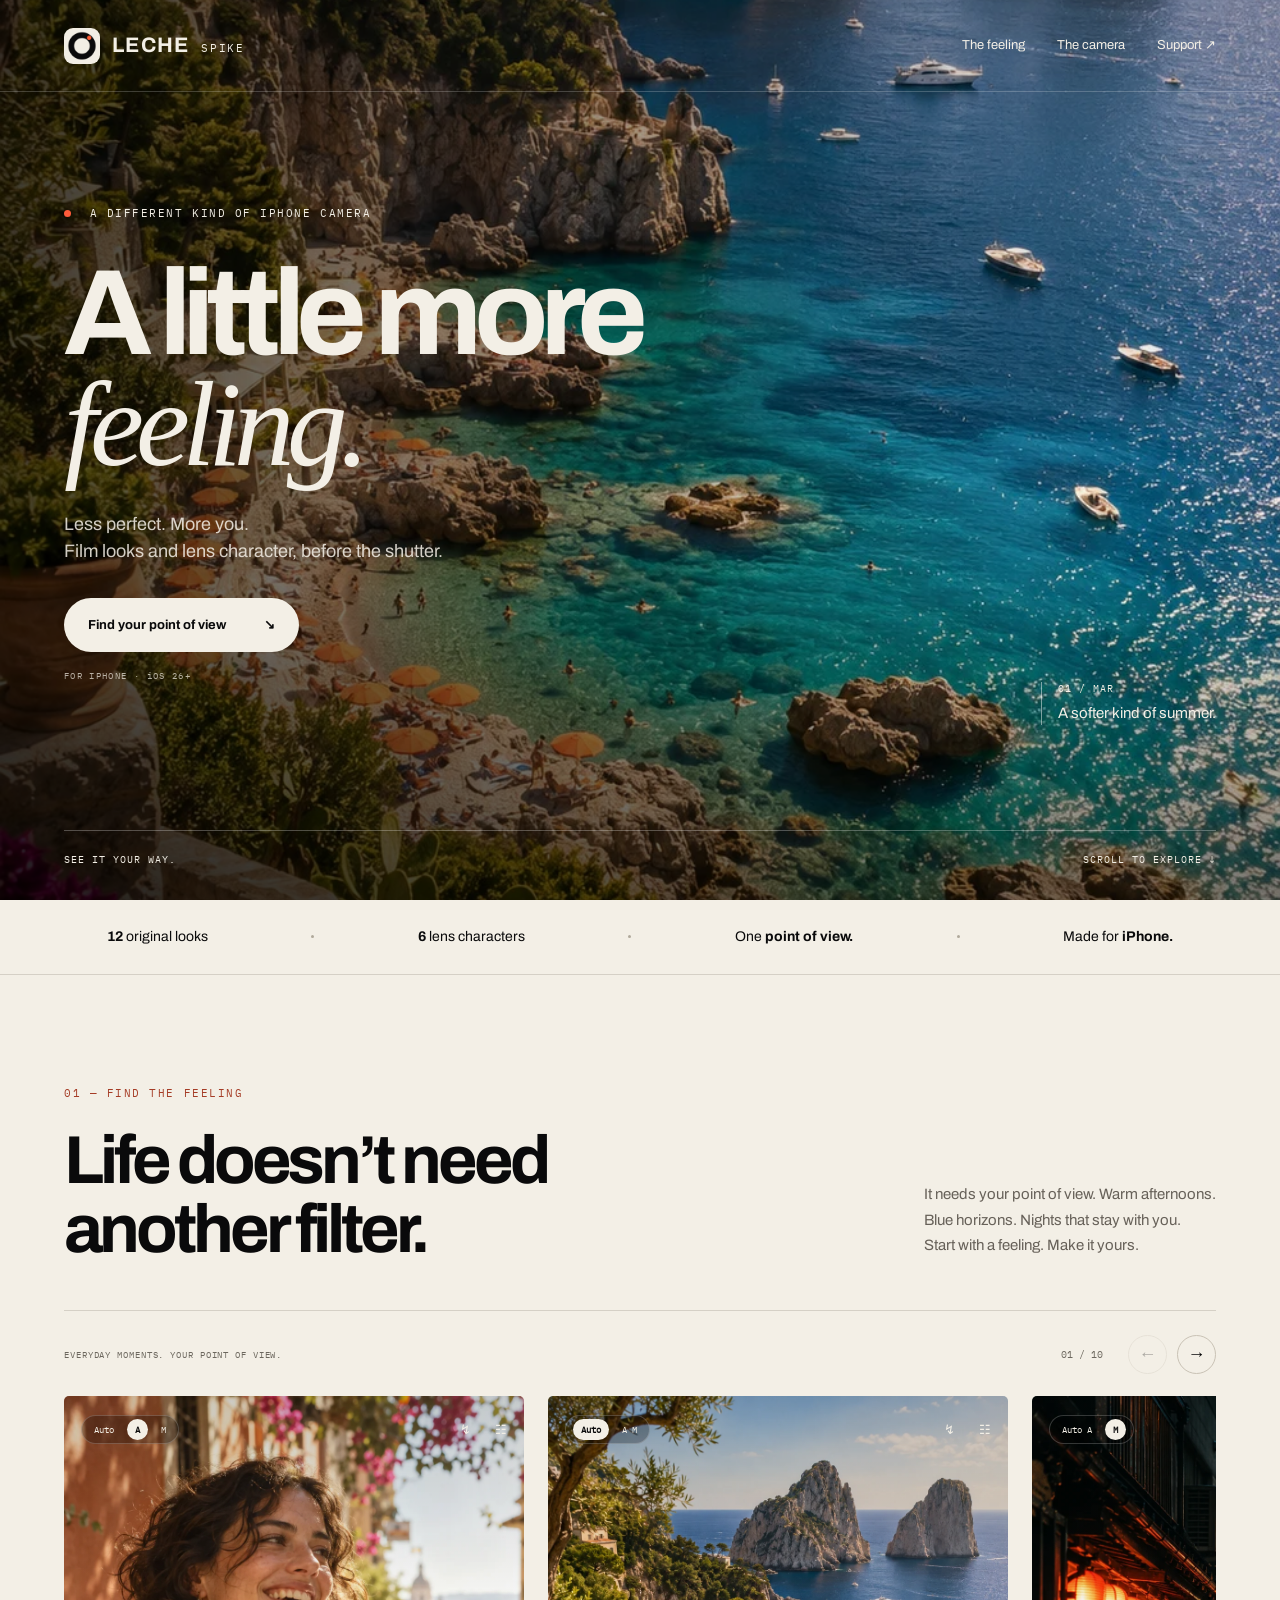
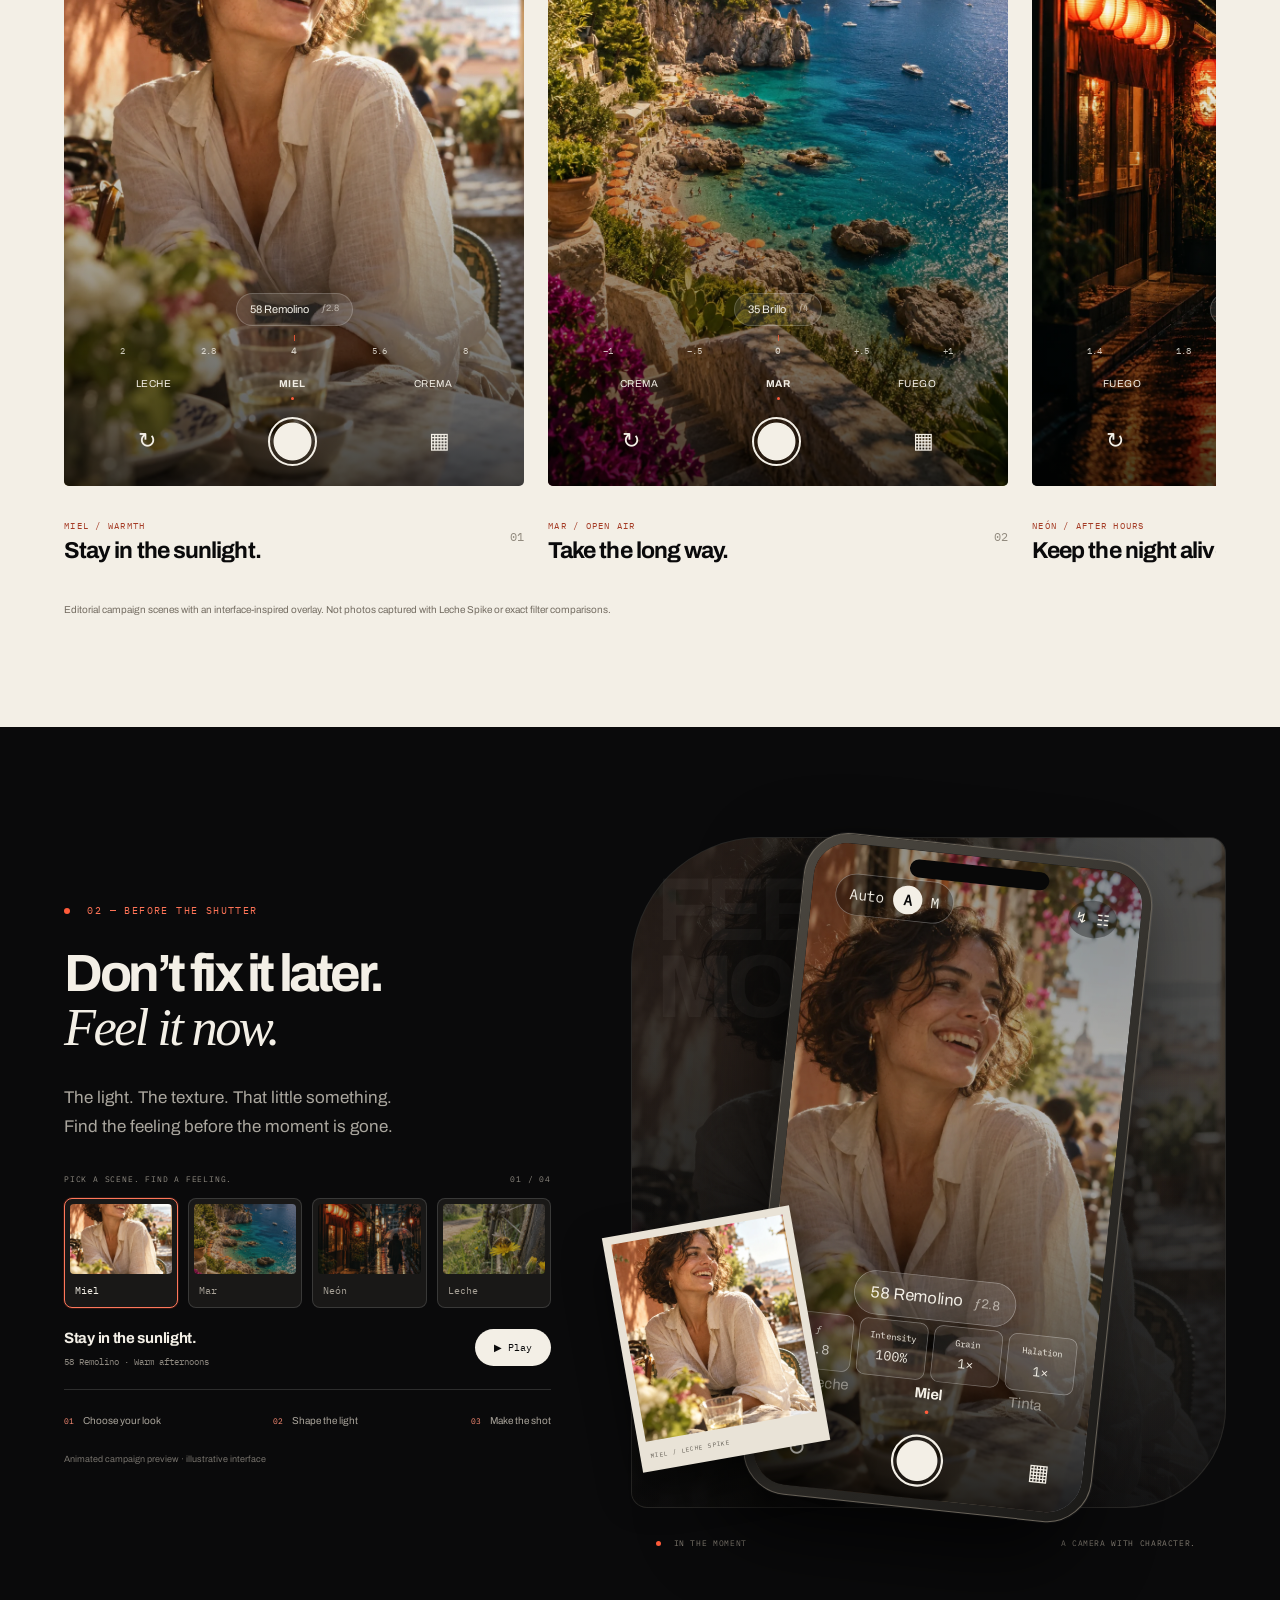
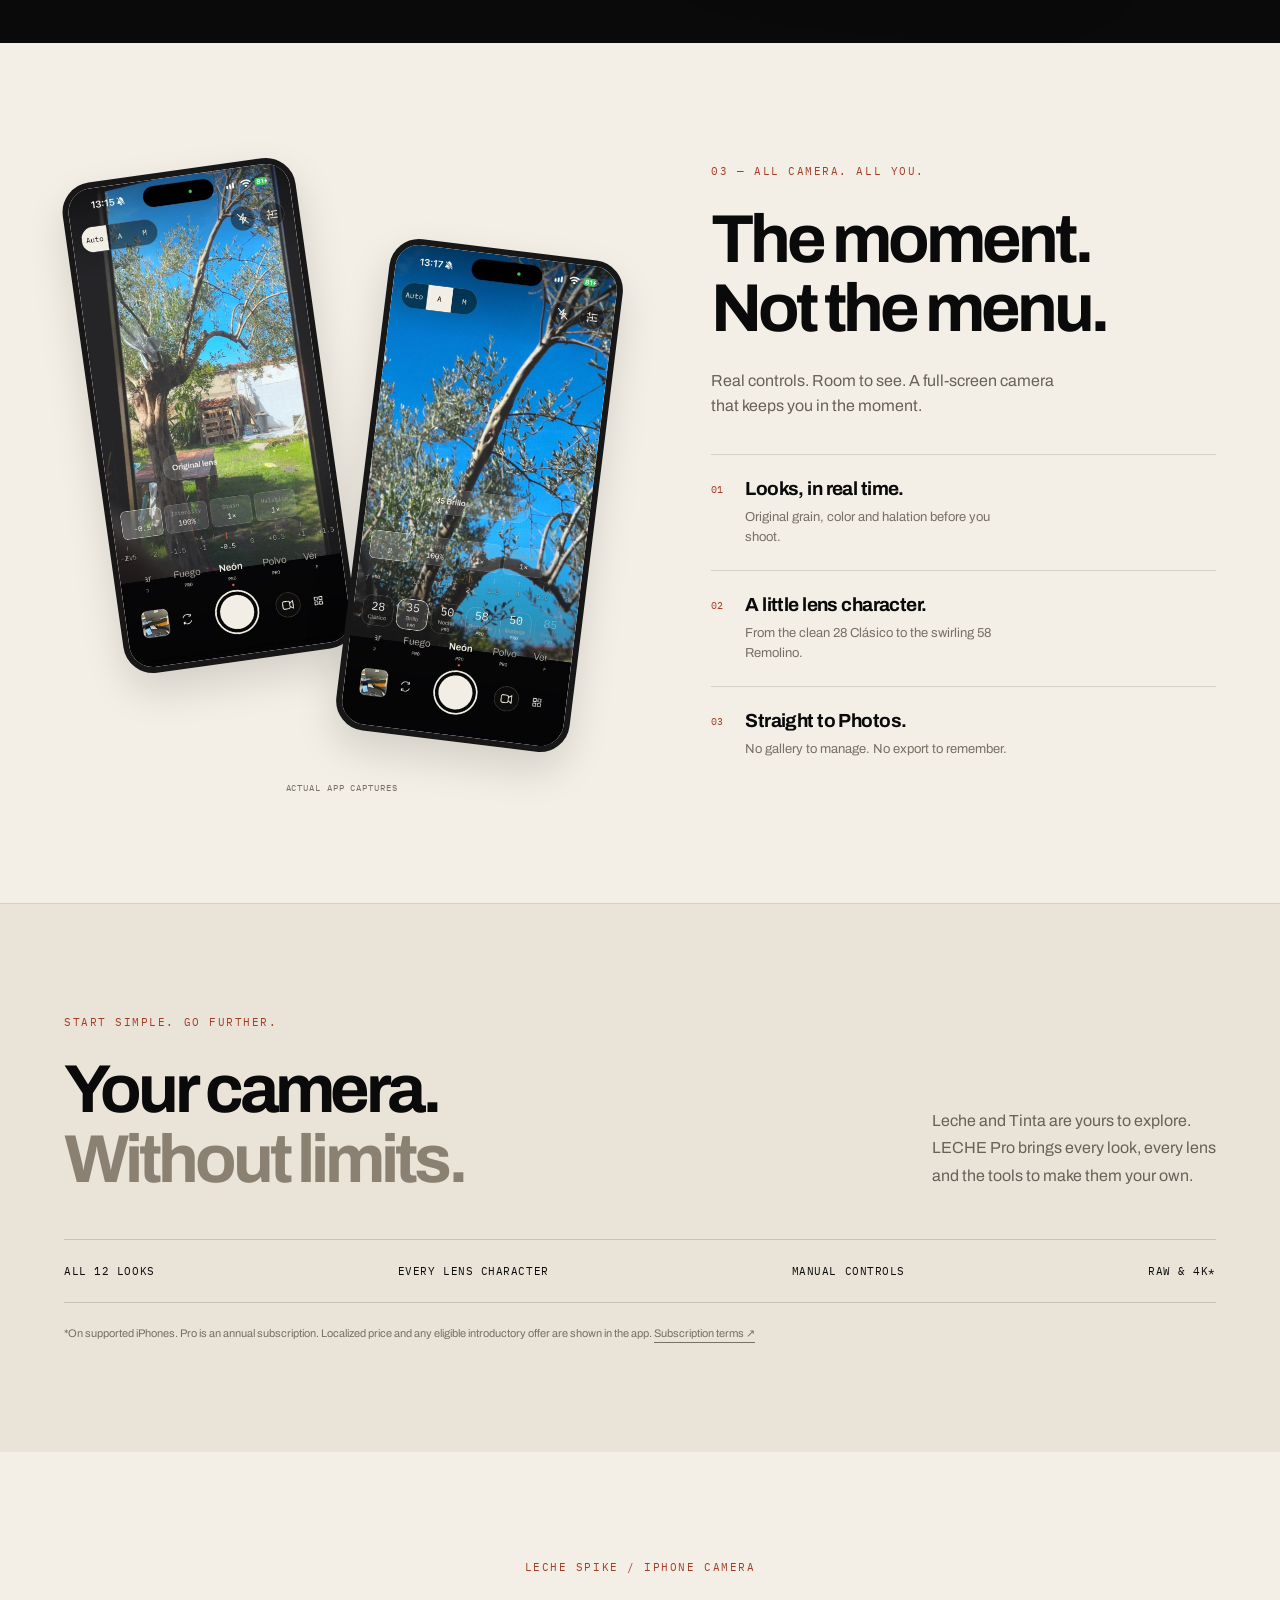
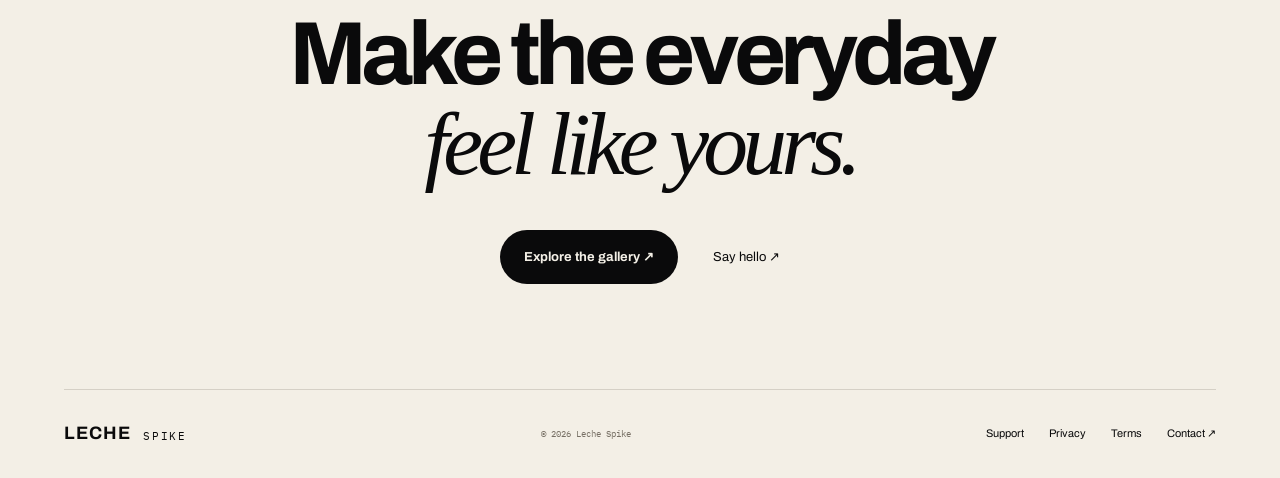
<file: index.html>
<!doctype html><html lang="en"><head>
<meta charset="utf-8"><meta name="viewport" content="width=device-width,initial-scale=1"><title>Leche Spike — A little more feeling.</title><meta name="description" content="Original film looks. Virtual lens character. A camera for the way you see. Discover Leche Spike for iPhone."><meta name="theme-color" content="#0a0a0b"><meta property="og:title" content="Leche Spike — A little more feeling."><meta property="og:description" content="Twelve looks. Six lens characters. Your point of view."><meta property="og:type" content="website"><meta property="og:image" content="https://lechespike.com/assets/campaign/coast.webp"><link rel="icon" href="/assets/icon-32.png"><link rel="apple-touch-icon" href="/assets/icon-180.png"><link rel="preload" as="image" href="/assets/campaign/coast.webp"><link rel="stylesheet" href="/styles.css"><link rel="stylesheet" href="/home.css"><link rel="stylesheet" href="/showcase.css"><script src="/home.js" defer></script><script src="/motion-player.js" defer></script></head>
<body class="landing"><a class="skip" href="#main">Skip to content</a><header class="site-header"><a class="site-brand" href="/" aria-label="Leche Spike home"><img src="/assets/icon-96.png" alt="" width="36" height="36">LECHE <span>SPIKE</span></a><nav aria-label="Main navigation"><a href="#gallery">The feeling</a><a href="#camera">The camera</a><a href="/support/">Support ↗</a></nav></header>
<main id="main"><section class="site-hero" aria-labelledby="hero-title"><img class="hero-landscape" src="/assets/campaign/coast.webp" alt="Warm Mediterranean cliffs above a sparkling turquoise sea." width="1024" height="1536" fetchpriority="high"><div class="hero-shade"></div><div class="hero-copy"><p class="eyebrow light"><i></i> A DIFFERENT KIND OF IPHONE CAMERA</p><h1 id="hero-title">A little more<br><em>feeling.</em></h1><p>Less perfect. More you.<br>Film looks and lens character, before the shutter.</p><a class="pill light-pill" href="#gallery">Find your point of view <span aria-hidden="true">↘</span></a><span class="hero-platform">FOR IPHONE · iOS 26+</span></div><div class="hero-note"><span>01 / MAR</span><span>A softer kind of summer.</span></div><div class="hero-bottom"><span>SEE IT YOUR WAY.</span><a href="#gallery">SCROLL TO EXPLORE ↓</a></div></section>
<div class="spec-strip" aria-label="Camera highlights"><span><b>12</b> original looks</span><i></i><span><b>6</b> lens characters</span><i></i><span>One <b>point of view.</b></span><i></i><span>Made for <b>iPhone.</b></span></div>
<section id="gallery" class="gallery-section section-pad" aria-labelledby="gallery-title"><div class="section-heading"><div><p class="eyebrow">01 — FIND THE FEELING</p><h2 id="gallery-title">Life doesn’t need<br>another filter.</h2></div><p class="section-intro">It needs your point of view. Warm afternoons.<br>Blue horizons. Nights that stay with you.<br>Start with a feeling. Make it yours.</p></div><div class="gallery-toolbar"><p>EVERYDAY MOMENTS. YOUR POINT OF VIEW.</p><div class="gallery-controls"><span id="gallery-count" aria-live="polite">01 / 10</span><button id="gallery-prev" type="button" aria-label="Previous gallery scene">←</button><button id="gallery-next" type="button" aria-label="Next gallery scene">→</button></div></div><div class="gallery-track" id="gallery-track" tabindex="0" role="region" aria-label="Editorial camera gallery. Scroll or use the arrow buttons.">
<figure class="gallery-card"><div class="gallery-camera"><img src="/assets/campaign/portrait.webp" alt="A laughing woman in warm afternoon light at a Lisbon café." width="1024" height="1536" loading="lazy"><div class="camera-top"><span class="mock-mode">Auto <b>A</b> M</span><span>↯ &nbsp; ☷</span></div><div class="camera-bottom"><span class="mock-lens">58 Remolino <small>ƒ2.8</small></span><div class="mock-ruler"><span>2</span><span>2.8</span><b>4</b><span>5.6</span><span>8</span></div><div class="mock-look">LECHE <b>MIEL <i></i></b> CREMA</div><div class="mock-capture"><span>↻</span><i></i><span>▦</span></div></div></div><figcaption><div><span class="eyebrow">MIEL / WARMTH</span><h3>Stay in the sunlight.</h3></div><span class="card-number">01</span></figcaption></figure>
<figure class="gallery-card"><div class="gallery-camera"><img src="/assets/campaign/coast.webp" alt="An Italian coastal cove with vivid blue water and sunlit terraces." width="1024" height="1536" loading="lazy"><div class="camera-top"><span class="mock-mode"><b>Auto</b> A M</span><span>↯ &nbsp; ☷</span></div><div class="camera-bottom"><span class="mock-lens">35 Brillo <small>ƒ4</small></span><div class="mock-ruler"><span>−1</span><span>−.5</span><b>0</b><span>+.5</span><span>+1</span></div><div class="mock-look">CREMA <b>MAR <i></i></b> FUEGO</div><div class="mock-capture"><span>↻</span><i></i><span>▦</span></div></div></div><figcaption><div><span class="eyebrow">MAR / OPEN AIR</span><h3>Take the long way.</h3></div><span class="card-number">02</span></figcaption></figure>
<figure class="gallery-card"><div class="gallery-camera"><img src="/assets/campaign/night.webp" alt="An umbrella on a rainy Tokyo street, with glowing orange lanterns reflected in the pavement." width="1024" height="1536" loading="lazy"><div class="camera-top"><span class="mock-mode">Auto A <b>M</b></span><span>↯ &nbsp; ☷</span></div><div class="camera-bottom"><span class="mock-lens">50 Noche <small>ƒ1.8</small></span><div class="mock-ruler"><span>1.4</span><span>1.8</span><b>2</b><span>2.8</span><span>4</span></div><div class="mock-look">FUEGO <b>NEÓN <i></i></b> POLVO</div><div class="mock-capture"><span>↻</span><i></i><span>▦</span></div></div></div><figcaption><div><span class="eyebrow">NEÓN / AFTER HOURS</span><h3>Keep the night alive.</h3></div><span class="card-number">03</span></figcaption></figure>
<!-- BEGIN EVERYDAY -->
<figure class="gallery-card"><div class="gallery-camera"><img src="/assets/campaign/bee-country-wheel.webp" alt="A bee on a yellow wildflower beside an old bicycle wheel on a country lane." width="1024" height="1536" loading="lazy"><div class="camera-top"><span class="mock-mode"><b>Auto</b> A M</span><span>↯ &nbsp; ☷</span></div><div class="camera-bottom"><span class="mock-lens">Original lens</span><div class="mock-ruler"><span>−1</span><span>−.5</span><b>0</b><span>+.5</span><span>+1</span></div><div class="mock-look">LECHE <b>LECHE <i></i></b> TINTA</div><div class="mock-capture"><span>↻</span><i></i><span>▦</span></div></div></div><figcaption><div><span class="eyebrow">LECHE / LITTLE DETAILS</span><h3>Look a little closer.</h3></div><span class="card-number">04</span></figcaption></figure>
<figure class="gallery-card"><div class="gallery-camera"><img src="/assets/campaign/morning-coffee.webp" alt="Coffee, toast and a striped towel on an everyday sunlit kitchen table." width="1024" height="1536" loading="lazy"><div class="camera-top"><span class="mock-mode"><b>Auto</b> A M</span><span>↯ &nbsp; ☷</span></div><div class="camera-bottom"><span class="mock-lens">28 Clásico</span><div class="mock-ruler"><span>−1</span><span>−.5</span><b>0</b><span>+.5</span><span>+1</span></div><div class="mock-look">LECHE <b>CREMA <i></i></b> TINTA</div><div class="mock-capture"><span>↻</span><i></i><span>▦</span></div></div></div><figcaption><div><span class="eyebrow">CREMA / SLOW MORNINGS</span><h3>Nothing special. Everything.</h3></div><span class="card-number">05</span></figcaption></figure>
<figure class="gallery-card"><div class="gallery-camera"><img src="/assets/campaign/rainy-bus-window.webp" alt="Rain on a bus window overlooking a neighborhood crossing and a red umbrella." width="1024" height="1536" loading="lazy"><div class="camera-top"><span class="mock-mode"><b>Auto</b> A M</span><span>↯ &nbsp; ☷</span></div><div class="camera-bottom"><span class="mock-lens">35 Brillo</span><div class="mock-ruler"><span>−1</span><span>−.5</span><b>0</b><span>+.5</span><span>+1</span></div><div class="mock-look">LECHE <b>CINE <i></i></b> TINTA</div><div class="mock-capture"><span>↻</span><i></i><span>▦</span></div></div></div><figcaption><div><span class="eyebrow">CINE / ON THE WAY</span><h3>Even the way home.</h3></div><span class="card-number">06</span></figcaption></figure>
<figure class="gallery-card"><div class="gallery-camera"><img src="/assets/campaign/cat-doorstep.webp" alt="A ginger cat sitting in afternoon light on a weathered residential doorstep." width="1024" height="1536" loading="lazy"><div class="camera-top"><span class="mock-mode"><b>Auto</b> A M</span><span>↯ &nbsp; ☷</span></div><div class="camera-bottom"><span class="mock-lens">58 Remolino</span><div class="mock-ruler"><span>−1</span><span>−.5</span><b>0</b><span>+.5</span><span>+1</span></div><div class="mock-look">LECHE <b>MIEL <i></i></b> TINTA</div><div class="mock-capture"><span>↻</span><i></i><span>▦</span></div></div></div><figcaption><div><span class="eyebrow">MIEL / A FAMILIAR FACE</span><h3>Your usual little friend.</h3></div><span class="card-number">07</span></figcaption></figure>
<figure class="gallery-card"><div class="gallery-camera"><img src="/assets/campaign/market-tomatoes.webp" alt="A hand choosing a ripe tomato at a neighborhood market stall." width="1024" height="1536" loading="lazy"><div class="camera-top"><span class="mock-mode"><b>Auto</b> A M</span><span>↯ &nbsp; ☷</span></div><div class="camera-bottom"><span class="mock-lens">28 Clásico</span><div class="mock-ruler"><span>−1</span><span>−.5</span><b>0</b><span>+.5</span><span>+1</span></div><div class="mock-look">LECHE <b>FUEGO <i></i></b> TINTA</div><div class="mock-capture"><span>↻</span><i></i><span>▦</span></div></div></div><figcaption><div><span class="eyebrow">FUEGO / SATURDAY MORNING</span><h3>The colors around the corner.</h3></div><span class="card-number">08</span></figcaption></figure>
<figure class="gallery-card"><div class="gallery-camera"><img src="/assets/campaign/evening-walk.webp" alt="A person walking a small dog along an ordinary sidewalk in warm evening light." width="1024" height="1536" loading="lazy"><div class="camera-top"><span class="mock-mode"><b>Auto</b> A M</span><span>↯ &nbsp; ☷</span></div><div class="camera-bottom"><span class="mock-lens">35 Brillo</span><div class="mock-ruler"><span>−1</span><span>−.5</span><b>0</b><span>+.5</span><span>+1</span></div><div class="mock-look">LECHE <b>VERANO <i></i></b> TINTA</div><div class="mock-capture"><span>↻</span><i></i><span>▦</span></div></div></div><figcaption><div><span class="eyebrow">VERANO / EVERY DAY</span><h3>One more walk around.</h3></div><span class="card-number">09</span></figcaption></figure>
<figure class="gallery-card"><div class="gallery-camera"><img src="/assets/campaign/laundry-courtyard.webp" alt="Sheets and a blue shirt drying in a modest sunny courtyard with a potted geranium." width="1024" height="1536" loading="lazy"><div class="camera-top"><span class="mock-mode"><b>Auto</b> A M</span><span>↯ &nbsp; ☷</span></div><div class="camera-bottom"><span class="mock-lens">28 Clásico</span><div class="mock-ruler"><span>−1</span><span>−.5</span><b>0</b><span>+.5</span><span>+1</span></div><div class="mock-look">LECHE <b>POLVO <i></i></b> TINTA</div><div class="mock-capture"><span>↻</span><i></i><span>▦</span></div></div></div><figcaption><div><span class="eyebrow">POLVO / SMALL THINGS</span><h3>A little life in the light.</h3></div><span class="card-number">10</span></figcaption></figure>
<!-- END EVERYDAY --></div><p class="campaign-caption">Editorial campaign scenes with an interface-inspired overlay. Not photos captured with Leche Spike or exact filter comparisons.</p></section>
<section class="motion-section section-pad" aria-labelledby="motion-title"><div class="motion-shell"><div class="motion-copy"><p class="eyebrow"><i></i> 02 — BEFORE THE SHUTTER</p><h2 id="motion-title">Don’t fix it later.<br><span>Feel it now.</span></h2><p class="motion-lead">The light. The texture. That little something.<br>Find the feeling before the moment is gone.</p><div id="motion-controls"><a class="motion-fallback-link" href="#gallery">Explore the scenes ↗</a></div><div class="motion-benefits"><span><b>01</b> Choose your look</span><span><b>02</b> Shape the light</span><span><b>03</b> Make the shot</span></div><p class="motion-disclosure">Animated campaign preview · illustrative interface</p></div><div class="motion-stage"><div id="motion-backdrop" aria-hidden="true"></div><span class="motion-watermark" aria-hidden="true">FEEL<br>MORE.</span><div id="motion-print" aria-hidden="true"><img src="/assets/campaign/portrait.webp" alt=""><span>MIEL / LECHE SPIKE</span></div><div class="motion-phone"><div id="motion-showcase"><img class="motion-fallback" src="/assets/campaign/portrait.webp" width="450" height="880" alt="Portrait campaign preview. Enable JavaScript for the animated camera showcase."></div></div><div class="motion-stage-note"><span><i></i> IN THE MOMENT</span><span>A CAMERA WITH CHARACTER.</span></div></div></div></section>
<section id="camera" class="actual-section section-pad" aria-labelledby="camera-title"><div class="actual-visual"><img class="actual-screen screen-one" src="/assets/campaign/app-camera.webp" alt="Actual Leche Spike camera screen with the Neón look selected." width="738" height="1600" loading="lazy"><img class="actual-screen screen-two" src="/assets/campaign/app-lenses.webp" alt="Actual Leche Spike lens selector and aperture controls." width="738" height="1600" loading="lazy"><span class="actual-tag">ACTUAL APP CAPTURES</span></div><div class="actual-copy"><p class="eyebrow">03 — ALL CAMERA. ALL YOU.</p><h2 id="camera-title">The moment.<br>Not the menu.</h2><p>Real controls. Room to see. A full-screen camera that keeps you in the moment.</p><ul class="feature-list"><li><span>01</span><div><h3>Looks, in real time.</h3><p>Original grain, color and halation before you shoot.</p></div></li><li><span>02</span><div><h3>A little lens character.</h3><p>From the clean 28 Clásico to the swirling 58 Remolino.</p></div></li><li><span>03</span><div><h3>Straight to Photos.</h3><p>No gallery to manage. No export to remember.</p></div></li></ul></div></section>
<section class="membership section-pad" aria-labelledby="membership-title"><p class="eyebrow">START SIMPLE. GO FURTHER.</p><div class="membership-heading"><h2 id="membership-title">Your camera.<br><span>Without limits.</span></h2><p>Leche and Tinta are yours to explore.<br>LECHE Pro brings every look, every lens<br>and the tools to make them your own.</p></div><div class="membership-features"><span>ALL 12 LOOKS</span><span>EVERY LENS CHARACTER</span><span>MANUAL CONTROLS</span><span>RAW & 4K*</span></div><p class="membership-fine">*On supported iPhones. Pro is an annual subscription. Localized price and any eligible introductory offer are shown in the app. <a href="/terms/">Subscription terms ↗</a></p></section>
<section class="closing-section section-pad"><span class="eyebrow">LECHE SPIKE / IPHONE CAMERA</span><h2>Make the everyday<br><em>feel like yours.</em></h2><div><a class="pill" href="#gallery">Explore the gallery ↗</a><a class="text-link" href="mailto:contact@lechespike.com">Say hello ↗</a></div></section></main>
<footer class="site-footer"><a class="site-brand" href="/">LECHE <span>SPIKE</span></a><span>© 2026 Leche Spike</span><nav aria-label="Footer"><a href="/support/">Support</a><a href="/privacy/">Privacy</a><a href="/terms/">Terms</a><a href="mailto:contact@lechespike.com">Contact ↗</a></nav></footer></body></html>
</file>
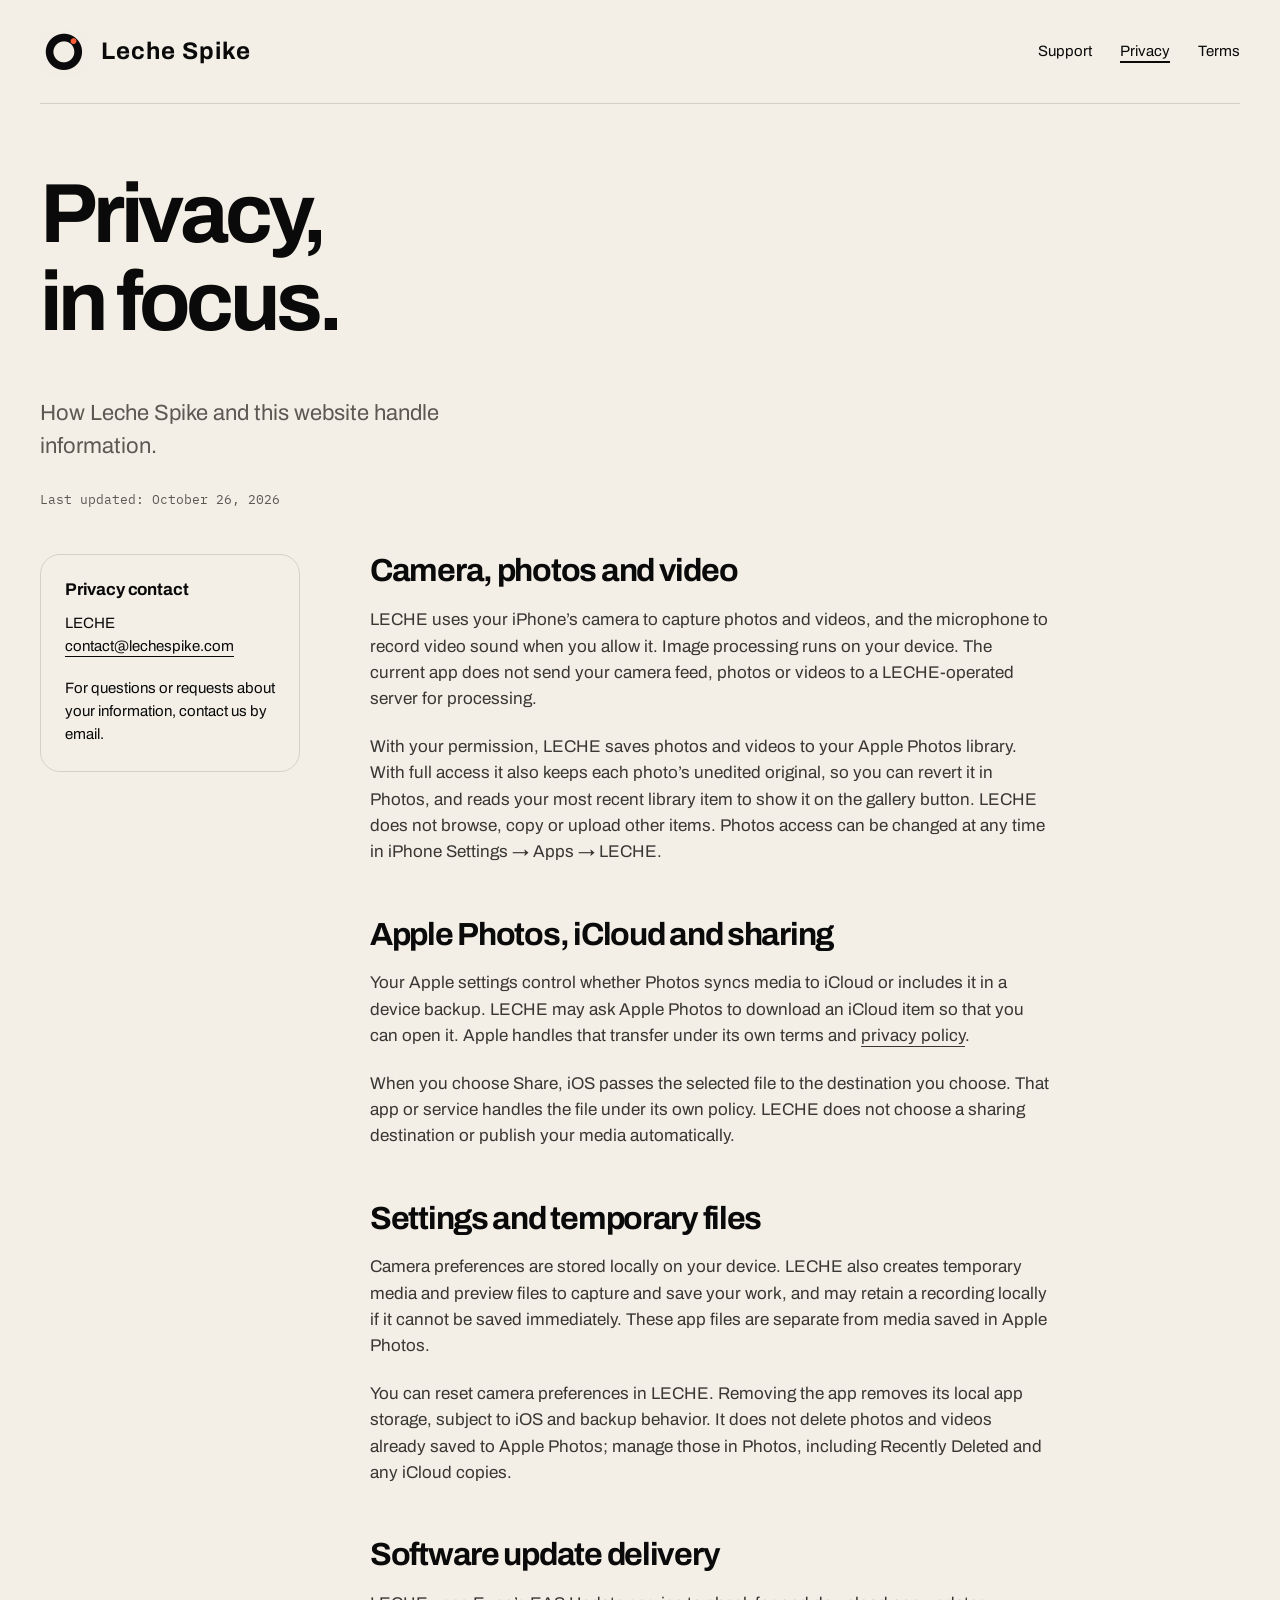
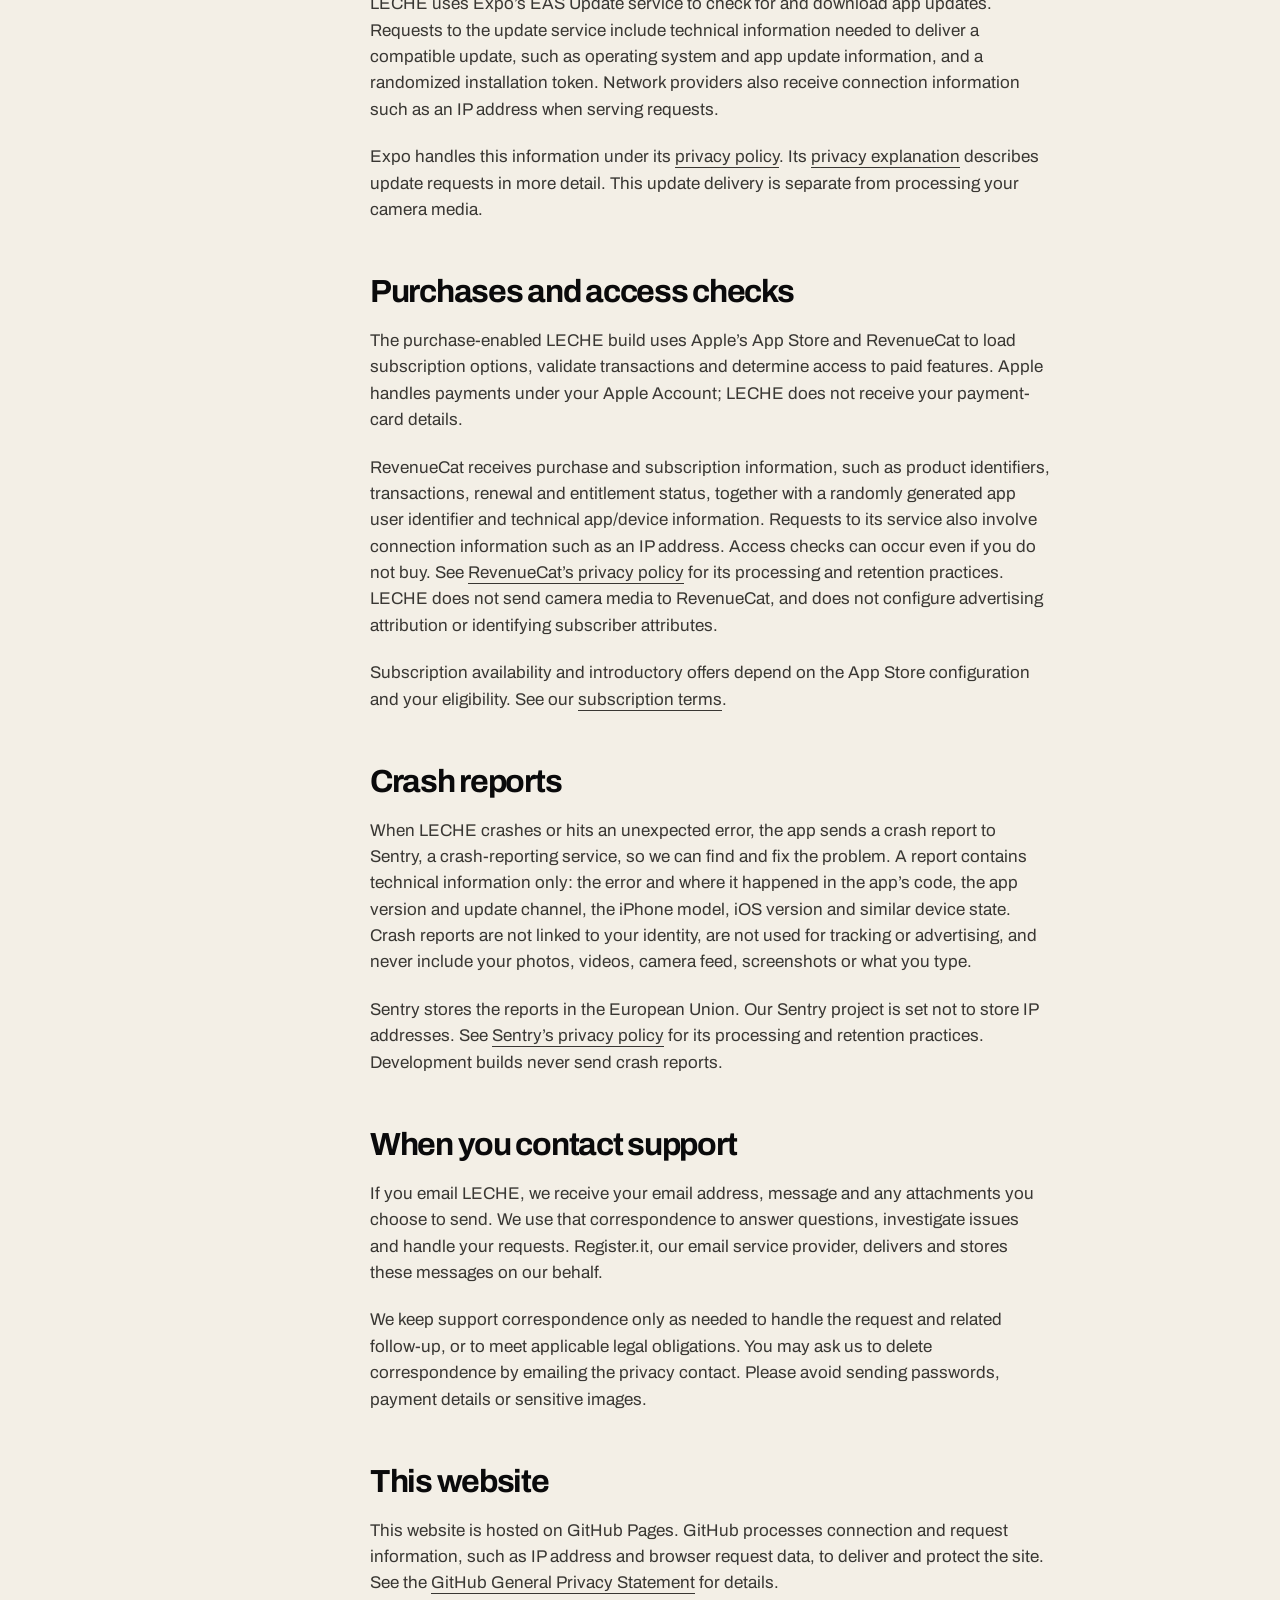
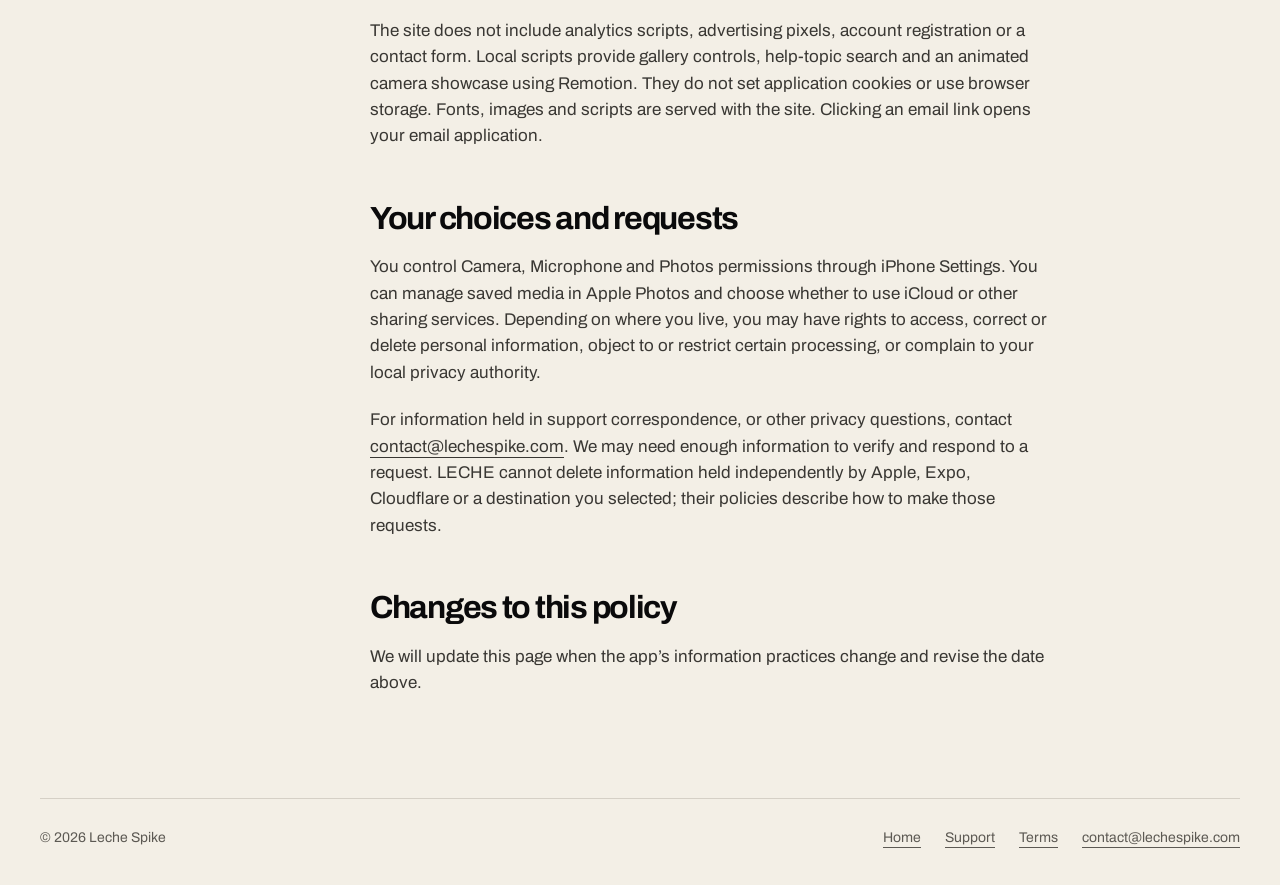
<file: privacy/index.html>
<!doctype html>
<html lang="en">
<head>
  <meta charset="utf-8">
  <meta name="viewport" content="width=device-width, initial-scale=1">
  <title>Privacy policy — Leche Spike</title>
  <meta name="description" content="How LECHE handles camera media, local settings, software updates, purchases and support messages.">
  <meta name="theme-color" content="#f3efe6">
  <link rel="icon" type="image/png" sizes="32x32" href="/assets/icon-32.png">
  <link rel="apple-touch-icon" href="/assets/icon-180.png">
  <link rel="stylesheet" href="/styles.css">
</head>
<body>
  <a class="skip" href="#main">Skip to content</a>
  <header class="header wrap">
    <a class="brand" href="/" aria-label="Leche Spike home"><img src="/assets/icon-96.png" alt="" width="48" height="48">Leche Spike</a>
    <nav class="nav" aria-label="Main navigation"><a href="/support/">Support</a><a href="/privacy/" aria-current="page">Privacy</a><a href="/terms/">Terms</a></nav>
  </header>
  <main id="main" class="wrap">
    <div class="page-head">
      <h1>Privacy,<br>in focus.</h1>
      <p class="lead">How Leche Spike and this website handle information.</p>
      <p class="updated">Last updated: October 26, 2026</p>
    </div>
    <div class="page-grid">
      <aside class="sidebar" aria-labelledby="privacy-contact">
        <h2 id="privacy-contact">Privacy contact</h2>
        <p>LECHE<br><a href="mailto:contact@lechespike.com?subject=LECHE%20privacy">contact@lechespike.com</a></p>
        <p>For questions or requests about your information, contact us by email.</p>
      </aside>
      <article class="prose">
        <h2>Camera, photos and video</h2>
        <p>LECHE uses your iPhone’s camera to capture photos and videos, and the microphone to record video sound when you allow it. Image processing runs on your device. The current app does not send your camera feed, photos or videos to a LECHE-operated server for processing.</p>
        <p>With your permission, LECHE saves photos and videos to your Apple Photos library. With full access it also keeps each photo’s unedited original, so you can revert it in Photos, and reads your most recent library item to show it on the gallery button. LECHE does not browse, copy or upload other items. Photos access can be changed at any time in iPhone Settings → Apps → LECHE.</p>

        <h2>Apple Photos, iCloud and sharing</h2>
        <p>Your Apple settings control whether Photos syncs media to iCloud or includes it in a device backup. LECHE may ask Apple Photos to download an iCloud item so that you can open it. Apple handles that transfer under its own terms and <a href="https://www.apple.com/legal/privacy/">privacy policy</a>.</p>
        <p>When you choose Share, iOS passes the selected file to the destination you choose. That app or service handles the file under its own policy. LECHE does not choose a sharing destination or publish your media automatically.</p>

        <h2>Settings and temporary files</h2>
        <p>Camera preferences are stored locally on your device. LECHE also creates temporary media and preview files to capture and save your work, and may retain a recording locally if it cannot be saved immediately. These app files are separate from media saved in Apple Photos.</p>
        <p>You can reset camera preferences in LECHE. Removing the app removes its local app storage, subject to iOS and backup behavior. It does not delete photos and videos already saved to Apple Photos; manage those in Photos, including Recently Deleted and any iCloud copies.</p>

        <h2>Software update delivery</h2>
        <p>LECHE uses Expo’s EAS Update service to check for and download app updates. Requests to the update service include technical information needed to deliver a compatible update, such as operating system and app update information, and a randomized installation token. Network providers also receive connection information such as an IP address when serving requests.</p>
        <p>Expo handles this information under its <a href="https://expo.dev/privacy">privacy policy</a>. Its <a href="https://expo.dev/privacy-explained">privacy explanation</a> describes update requests in more detail. This update delivery is separate from processing your camera media.</p>

        <h2>Purchases and access checks</h2>
        <p>The purchase-enabled LECHE build uses Apple’s App Store and RevenueCat to load subscription options, validate transactions and determine access to paid features. Apple handles payments under your Apple Account; LECHE does not receive your payment-card details.</p>
        <p>RevenueCat receives purchase and subscription information, such as product identifiers, transactions, renewal and entitlement status, together with a randomly generated app user identifier and technical app/device information. Requests to its service also involve connection information such as an IP address. Access checks can occur even if you do not buy. See <a href="https://www.revenuecat.com/privacy">RevenueCat’s privacy policy</a> for its processing and retention practices. LECHE does not send camera media to RevenueCat, and does not configure advertising attribution or identifying subscriber attributes.</p>
        <p>Subscription availability and introductory offers depend on the App Store configuration and your eligibility. See our <a href="/terms/">subscription terms</a>.</p>

        <h2>Crash reports</h2>
        <p>When LECHE crashes or hits an unexpected error, the app sends a crash report to Sentry, a crash-reporting service, so we can find and fix the problem. A report contains technical information only: the error and where it happened in the app’s code, the app version and update channel, the iPhone model, iOS version and similar device state. Crash reports are not linked to your identity, are not used for tracking or advertising, and never include your photos, videos, camera feed, screenshots or what you type.</p>
        <p>Sentry stores the reports in the European Union. Our Sentry project is set not to store IP addresses. See <a href="https://sentry.io/privacy/">Sentry’s privacy policy</a> for its processing and retention practices. Development builds never send crash reports.</p>

        <h2>When you contact support</h2>
        <p>If you email LECHE, we receive your email address, message and any attachments you choose to send. We use that correspondence to answer questions, investigate issues and handle your requests. Register.it, our email service provider, delivers and stores these messages on our behalf.</p>
        <p>We keep support correspondence only as needed to handle the request and related follow-up, or to meet applicable legal obligations. You may ask us to delete correspondence by emailing the privacy contact. Please avoid sending passwords, payment details or sensitive images.</p>

        <h2>This website</h2>
        <p>This website is hosted on GitHub Pages. GitHub processes connection and request information, such as IP address and browser request data, to deliver and protect the site. See the <a href="https://docs.github.com/en/site-policy/privacy-policies/github-general-privacy-statement">GitHub General Privacy Statement</a> for details.</p>
        <p>The site does not include analytics scripts, advertising pixels, account registration or a contact form. Local scripts provide gallery controls, help-topic search and an animated camera showcase using Remotion. They do not set application cookies or use browser storage. Fonts, images and scripts are served with the site. Clicking an email link opens your email application.</p>

        <h2>Your choices and requests</h2>
        <p>You control Camera, Microphone and Photos permissions through iPhone Settings. You can manage saved media in Apple Photos and choose whether to use iCloud or other sharing services. Depending on where you live, you may have rights to access, correct or delete personal information, object to or restrict certain processing, or complain to your local privacy authority.</p>
        <p>For information held in support correspondence, or other privacy questions, contact <a href="mailto:contact@lechespike.com?subject=LECHE%20privacy">contact@lechespike.com</a>. We may need enough information to verify and respond to a request. LECHE cannot delete information held independently by Apple, Expo, Cloudflare or a destination you selected; their policies describe how to make those requests.</p>

        <h2>Changes to this policy</h2>
        <p>We will update this page when the app’s information practices change and revise the date above.</p>
      </article>
    </div>
  </main>
  <footer class="footer wrap">
    <span>© 2026 Leche Spike</span>
    <nav class="footer-links" aria-label="Footer"><a href="/">Home</a><a href="/support/">Support</a><a href="/terms/">Terms</a><a href="mailto:contact@lechespike.com">contact@lechespike.com</a></nav>
  </footer>
</body>
</html>
</file>
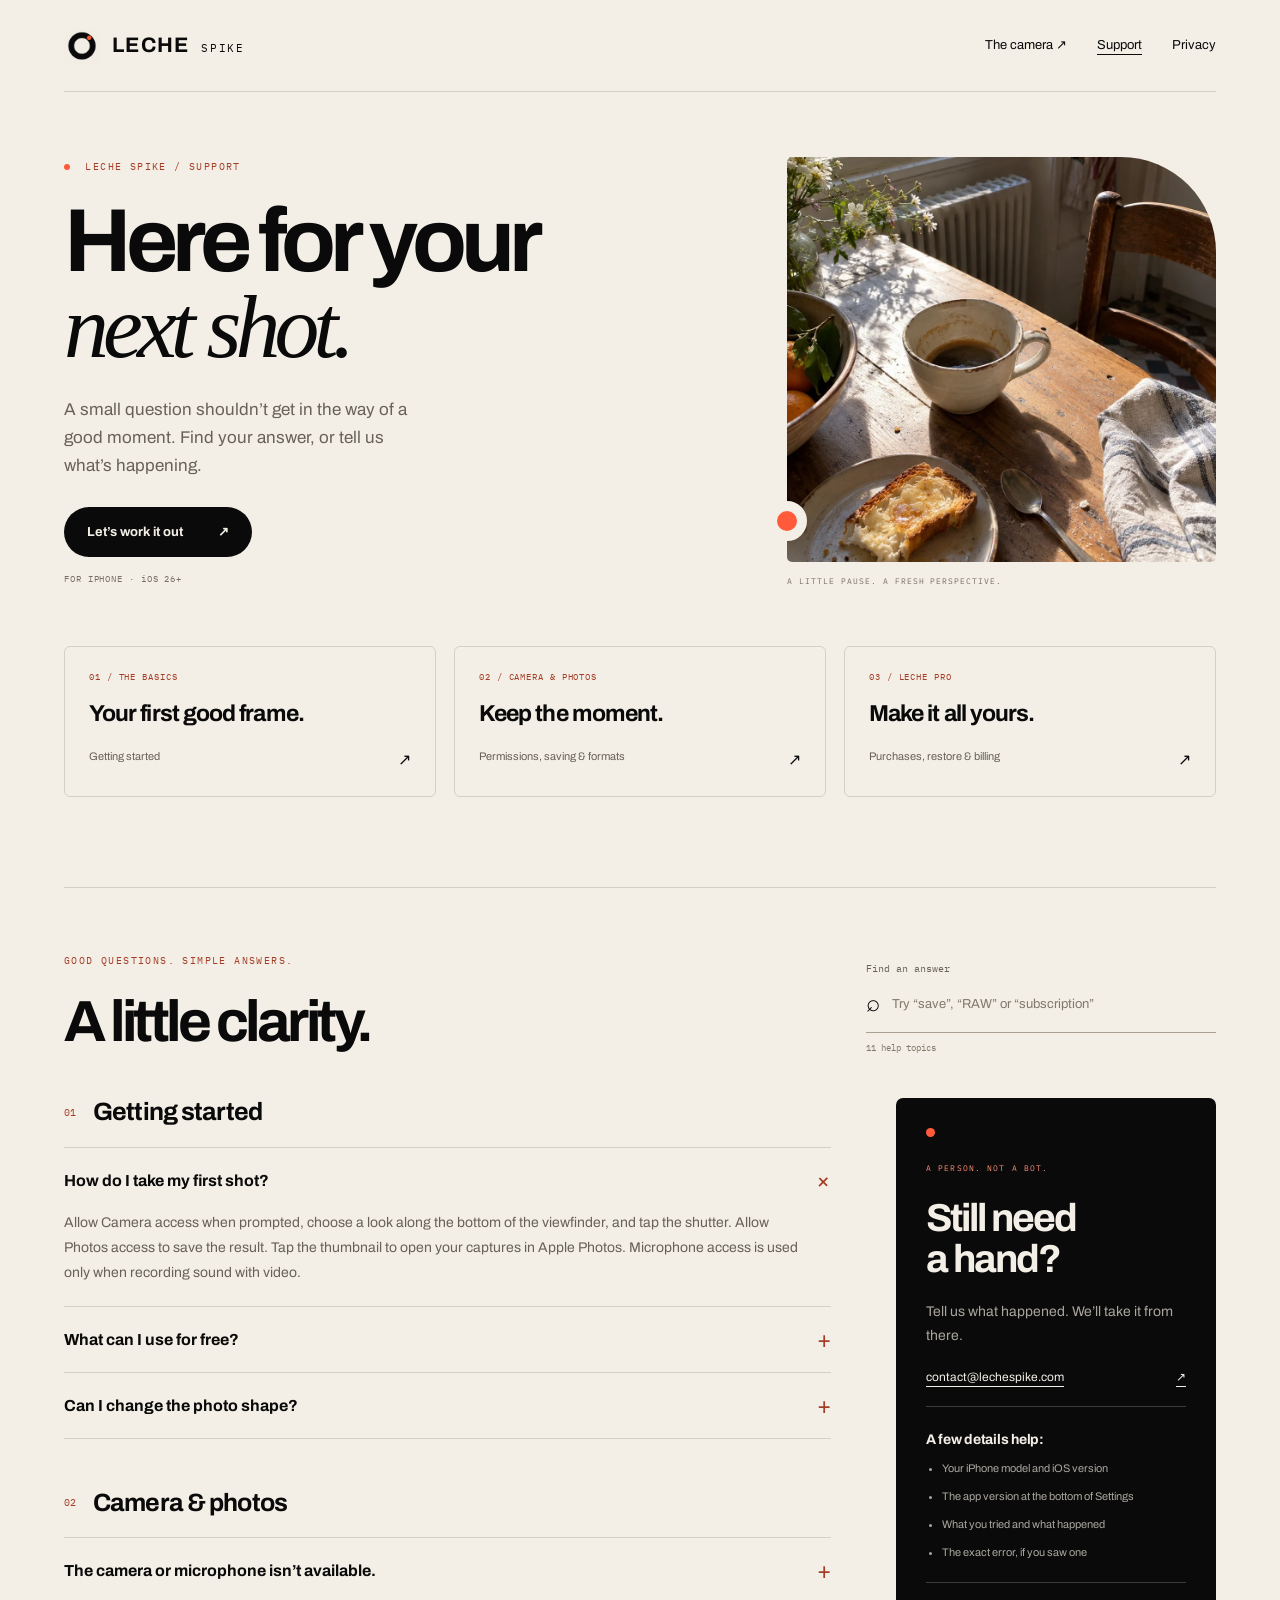
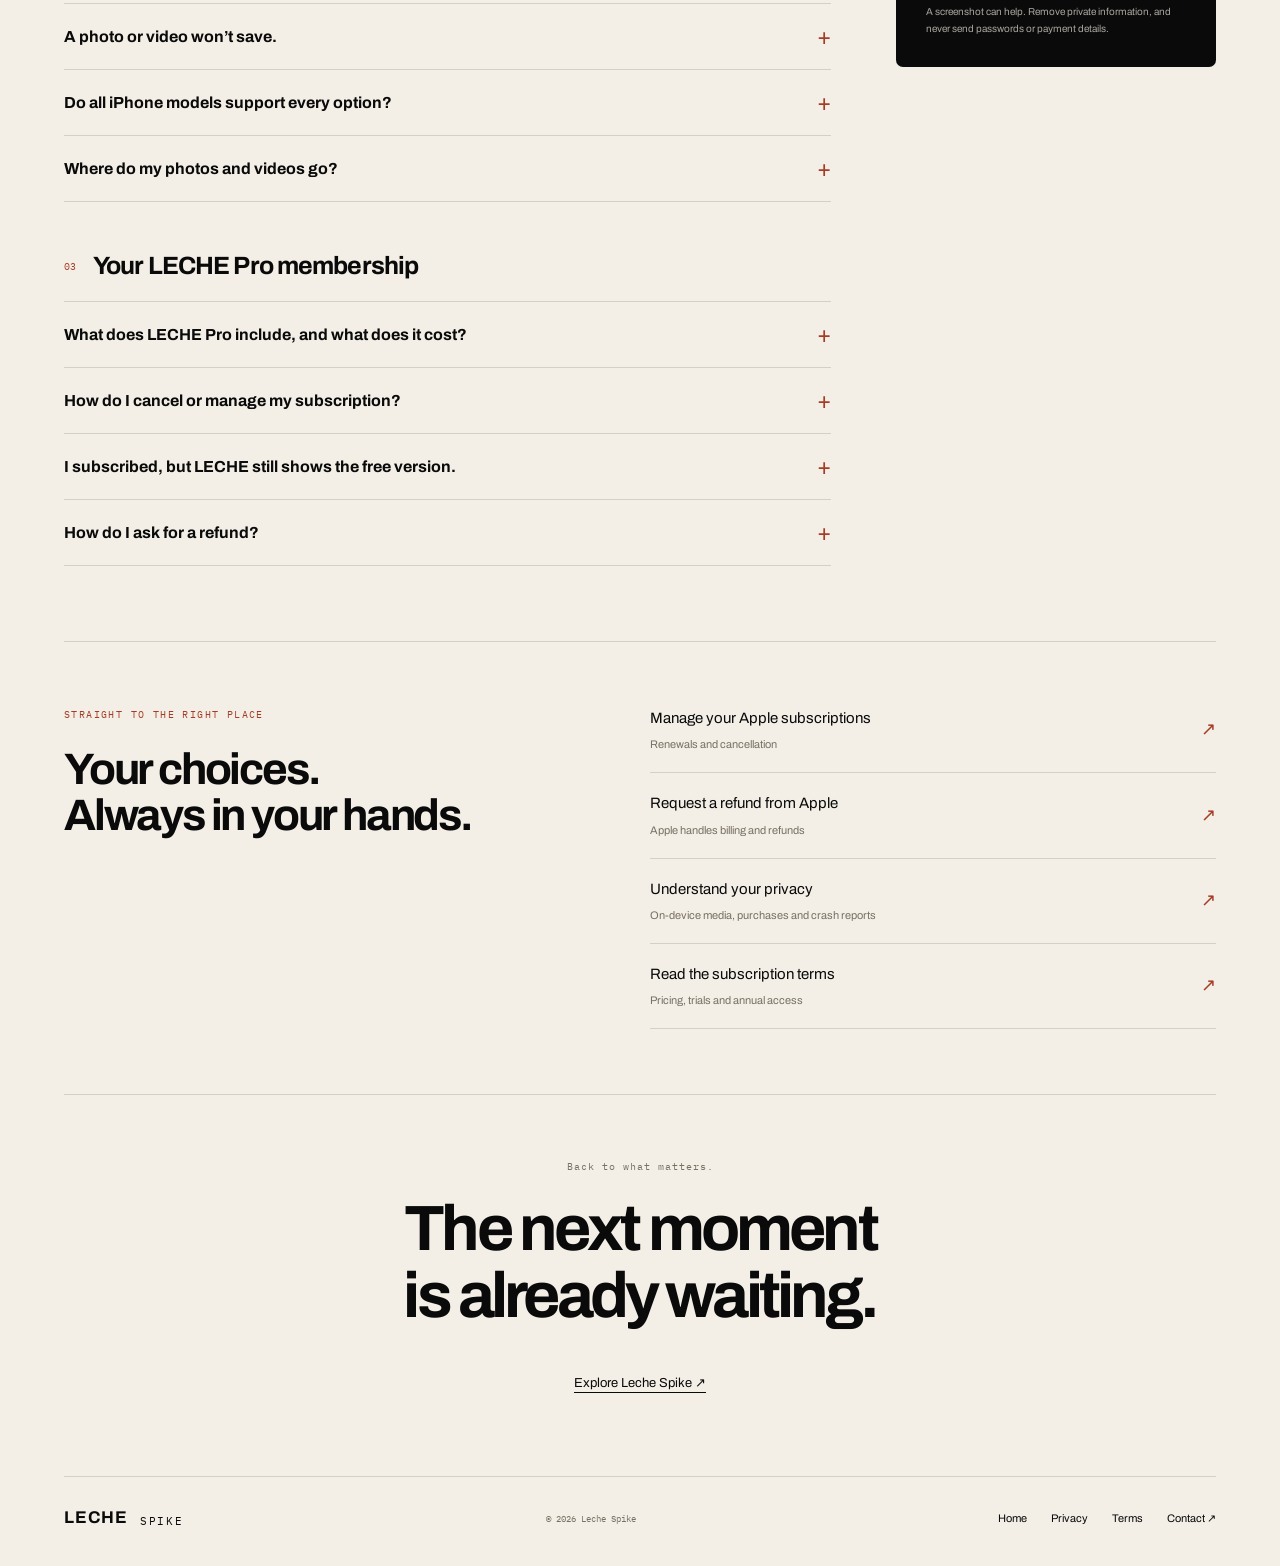
<file: support/index.html>
<!doctype html><html lang="en"><head><meta charset="utf-8"><meta name="viewport" content="width=device-width,initial-scale=1"><title>Support — Leche Spike</title><meta name="description" content="Friendly help for Leche Spike: getting started, camera permissions, saved photos, restoring Pro and managing subscriptions."><meta name="theme-color" content="#f3efe6"><link rel="icon" href="/assets/icon-32.png"><link rel="apple-touch-icon" href="/assets/icon-180.png"><link rel="stylesheet" href="/styles.css"><link rel="stylesheet" href="/support.css"><script src="/support.js" defer></script></head>
<body class="support-page"><a class="skip" href="#main">Skip to content</a><header class="help-header help-wrap"><a class="help-brand" href="/" aria-label="Leche Spike home"><img src="/assets/icon-96.png" width="36" height="36" alt="">LECHE <span>SPIKE</span></a><nav aria-label="Main navigation"><a href="/">The camera ↗</a><a href="/support/" aria-current="page">Support</a><a href="/privacy/">Privacy</a></nav></header>
<main id="main"><section class="help-hero help-wrap" aria-labelledby="help-title"><div><p class="help-eyebrow"><i></i> LECHE SPIKE / SUPPORT</p><h1 id="help-title">Here for your<br><em>next shot.</em></h1><p class="help-lead">A small question shouldn’t get in the way of a good moment. Find your answer, or tell us what’s happening.</p><a class="help-button" href="mailto:contact@lechespike.com?subject=Leche%20Spike%20support">Let’s work it out <span aria-hidden="true">↗</span></a><p class="help-platform">FOR IPHONE · iOS 26+</p></div><figure class="help-photo"><img src="/assets/campaign/morning-coffee.webp" alt="Morning light falling across a coffee cup and an everyday kitchen table." width="1000" height="1500"><figcaption>A LITTLE PAUSE. A FRESH PERSPECTIVE.</figcaption><span class="photo-dot" aria-hidden="true"></span></figure></section>
<nav class="quick-help help-wrap" aria-label="Quick help topics"><a href="#getting-started"><span class="quick-number">01 / THE BASICS</span><strong>Your first good frame.</strong><span>Getting started <b aria-hidden="true">↗</b></span></a><a href="#camera-photos"><span class="quick-number">02 / CAMERA & PHOTOS</span><strong>Keep the moment.</strong><span>Permissions, saving & formats <b aria-hidden="true">↗</b></span></a><a href="#pro-subscription"><span class="quick-number">03 / LECHE PRO</span><strong>Make it all yours.</strong><span>Purchases, restore & billing <b aria-hidden="true">↗</b></span></a></nav>
<section class="answers-section help-wrap" aria-labelledby="answers-title"><div class="answers-heading"><div><p class="help-eyebrow">GOOD QUESTIONS. SIMPLE ANSWERS.</p><h2 id="answers-title">A little clarity.</h2></div><div class="help-search"><label for="help-search">Find an answer</label><div><span aria-hidden="true">⌕</span><input id="help-search" type="search" placeholder="Try “save”, “RAW” or “subscription”" autocomplete="off"></div><p id="search-status" role="status" aria-live="polite">11 help topics</p></div></div>
<div class="help-columns"><div class="help-answers"><section class="faq-section" id="getting-started" aria-labelledby="start-title"><div class="faq-title"><span>01</span><h3 id="start-title">Getting started</h3></div><details class="help-topic" open><summary>How do I take my first shot?<span aria-hidden="true">+</span></summary><div class="answer"><p>Allow Camera access when prompted, choose a look along the bottom of the viewfinder, and tap the shutter. Allow Photos access to save the result. Tap the thumbnail to open your captures in Apple Photos. Microphone access is used only when recording sound with video.</p></div></details>
<details class="help-topic"><summary>What can I use for free?<span aria-hidden="true">+</span></summary><div class="answer"><p>The Leche and Tinta looks and the 28 Clásico lens are free. LECHE Pro adds the other looks, lens characters and premium tools. Features marked Pro require an active subscription; hardware-dependent options also need a compatible iPhone.</p></div></details>
<details class="help-topic"><summary>Can I change the photo shape?<span aria-hidden="true">+</span></summary><div class="answer"><p>Open Leche Spike Settings → Photo → Aspect to choose full-screen 9:16 or classic 3:4. Available resolution and format choices depend on your iPhone. The app explains when a full-screen crop changes the saved megapixel count.</p></div></details></section><section class="faq-section" id="camera-photos" aria-labelledby="photos-title"><div class="faq-title"><span>02</span><h3 id="photos-title">Camera & photos</h3></div><details class="help-topic"><summary>The camera or microphone isn’t available.<span aria-hidden="true">+</span></summary><div class="answer"><p>Open iPhone Settings → Apps → LECHE and check Camera and Microphone access. Microphone permission is used for sound when recording video. Return to the app and try again. If LECHE says the camera is paused, bring the app to the foreground and tap “Unpause camera.”</p></div></details>
<details class="help-topic"><summary>A photo or video won’t save.<span aria-hidden="true">+</span></summary><div class="answer"><p>Check Photos access in iPhone Settings → Apps → LECHE, and check that the phone has free storage. Until it can be saved, LECHE keeps the shot and lists it in LECHE Settings → Unsaved photos and videos. If saving still fails, email the exact message and your format setting, such as HEIF or JPEG. Keep the app open while a save is finishing.</p></div></details>
<details class="help-topic"><summary>Do all iPhone models support every option?<span aria-hidden="true">+</span></summary><div class="answer"><p>No. Available resolutions, RAW formats, virtual lens effects and depth features depend on the camera hardware. Some features also require a paid subscription. The app shows available choices for your device. Leche Spike is designed for iPhone, with iOS 26 or later.</p></div></details>
<details class="help-topic"><summary>Where do my photos and videos go?<span aria-hidden="true">+</span></summary><div class="answer"><p>Straight to your iPhone Photos library. Tap the gallery button in the camera to open Photos. With full Photos access, each photo keeps its unedited original, so you can revert it in Photos.</p></div></details></section><section class="faq-section" id="pro-subscription" aria-labelledby="pro-title"><div class="faq-title"><span>03</span><h3 id="pro-title">Your LECHE Pro membership</h3></div><details class="help-topic"><summary>What does LECHE Pro include, and what does it cost?<span aria-hidden="true">+</span></summary><div class="answer"><p>LECHE Pro unlocks all twelve looks, lens character, manual controls, RAW and 4K video on supported iPhones. The annual subscription has a US storefront price of US$39.99 per year, with Apple-localized prices elsewhere. Eligible customers see a 3-day free trial only when the App Store offers it; check the price and renewal terms before confirming. See our <a href="/terms/">subscription terms</a>.</p></div></details>
<details class="help-topic"><summary>How do I cancel or manage my subscription?<span aria-hidden="true">+</span></summary><div class="answer"><p>In LECHE, open Settings and tap Manage subscription. You can also open iPhone Settings, tap your name, then Subscriptions. Cancel at least 24 hours before the renewal date to avoid the next charge. Deleting LECHE doesn’t cancel a subscription.</p></div></details>
<details class="help-topic"><summary>I subscribed, but LECHE still shows the free version.<span aria-hidden="true">+</span></summary><div class="answer"><p>Open LECHE Settings and tap Restore Purchases while signed in with the Apple Account you used to subscribe. This also restores access on a new or reset iPhone. If a purchase is waiting for approval, for example through Ask to Buy, access updates once it’s approved.</p></div></details>
<details class="help-topic"><summary>How do I ask for a refund?<span aria-hidden="true">+</span></summary><div class="answer"><p>Apple handles App Store billing and refunds. Request a refund through Apple’s <a href="https://reportaproblem.apple.com/">Report a Problem</a> page.</p></div></details></section><div id="no-results" hidden><h3>No match yet.</h3><p>Try another word, or email us below. We’ll help you find the next step.</p></div></div>
<aside class="help-contact" aria-labelledby="human-title"><span class="contact-dot" aria-hidden="true"></span><p class="help-eyebrow">A PERSON. NOT A BOT.</p><h2 id="human-title">Still need<br>a hand?</h2><p>Tell us what happened. We’ll take it from there.</p><a href="mailto:contact@lechespike.com?subject=Leche%20Spike%20support">contact@lechespike.com <span aria-hidden="true">↗</span></a><div class="report-checklist"><h3>A few details help:</h3><ul><li>Your iPhone model and iOS version</li><li>The app version at the bottom of Settings</li><li>What you tried and what happened</li><li>The exact error, if you saw one</li></ul></div><p class="contact-note">A screenshot can help. Remove private information, and never send passwords or payment details.</p></aside></div></section>
<section class="support-shortcuts help-wrap" aria-label="Useful links"><div><p class="help-eyebrow">STRAIGHT TO THE RIGHT PLACE</p><h2>Your choices.<br>Always in your hands.</h2></div><div class="shortcut-links"><a href="https://apps.apple.com/account/subscriptions"><span>Manage your Apple subscriptions<small>Renewals and cancellation</small></span><b aria-hidden="true">↗</b></a><a href="https://reportaproblem.apple.com/"><span>Request a refund from Apple<small>Apple handles billing and refunds</small></span><b aria-hidden="true">↗</b></a><a href="/privacy/"><span>Understand your privacy<small>On-device media, purchases and crash reports</small></span><b aria-hidden="true">↗</b></a><a href="/terms/"><span>Read the subscription terms<small>Pricing, trials and annual access</small></span><b aria-hidden="true">↗</b></a></div></section>
<section class="help-signoff help-wrap"><p>Back to what matters.</p><h2>The next moment<br>is already waiting.</h2><a href="/">Explore Leche Spike ↗</a></section></main><footer class="help-footer help-wrap"><a class="help-brand" href="/">LECHE <span>SPIKE</span></a><span>© 2026 Leche Spike</span><nav aria-label="Footer"><a href="/">Home</a><a href="/privacy/">Privacy</a><a href="/terms/">Terms</a><a href="mailto:contact@lechespike.com">Contact ↗</a></nav></footer></body></html>
</file>
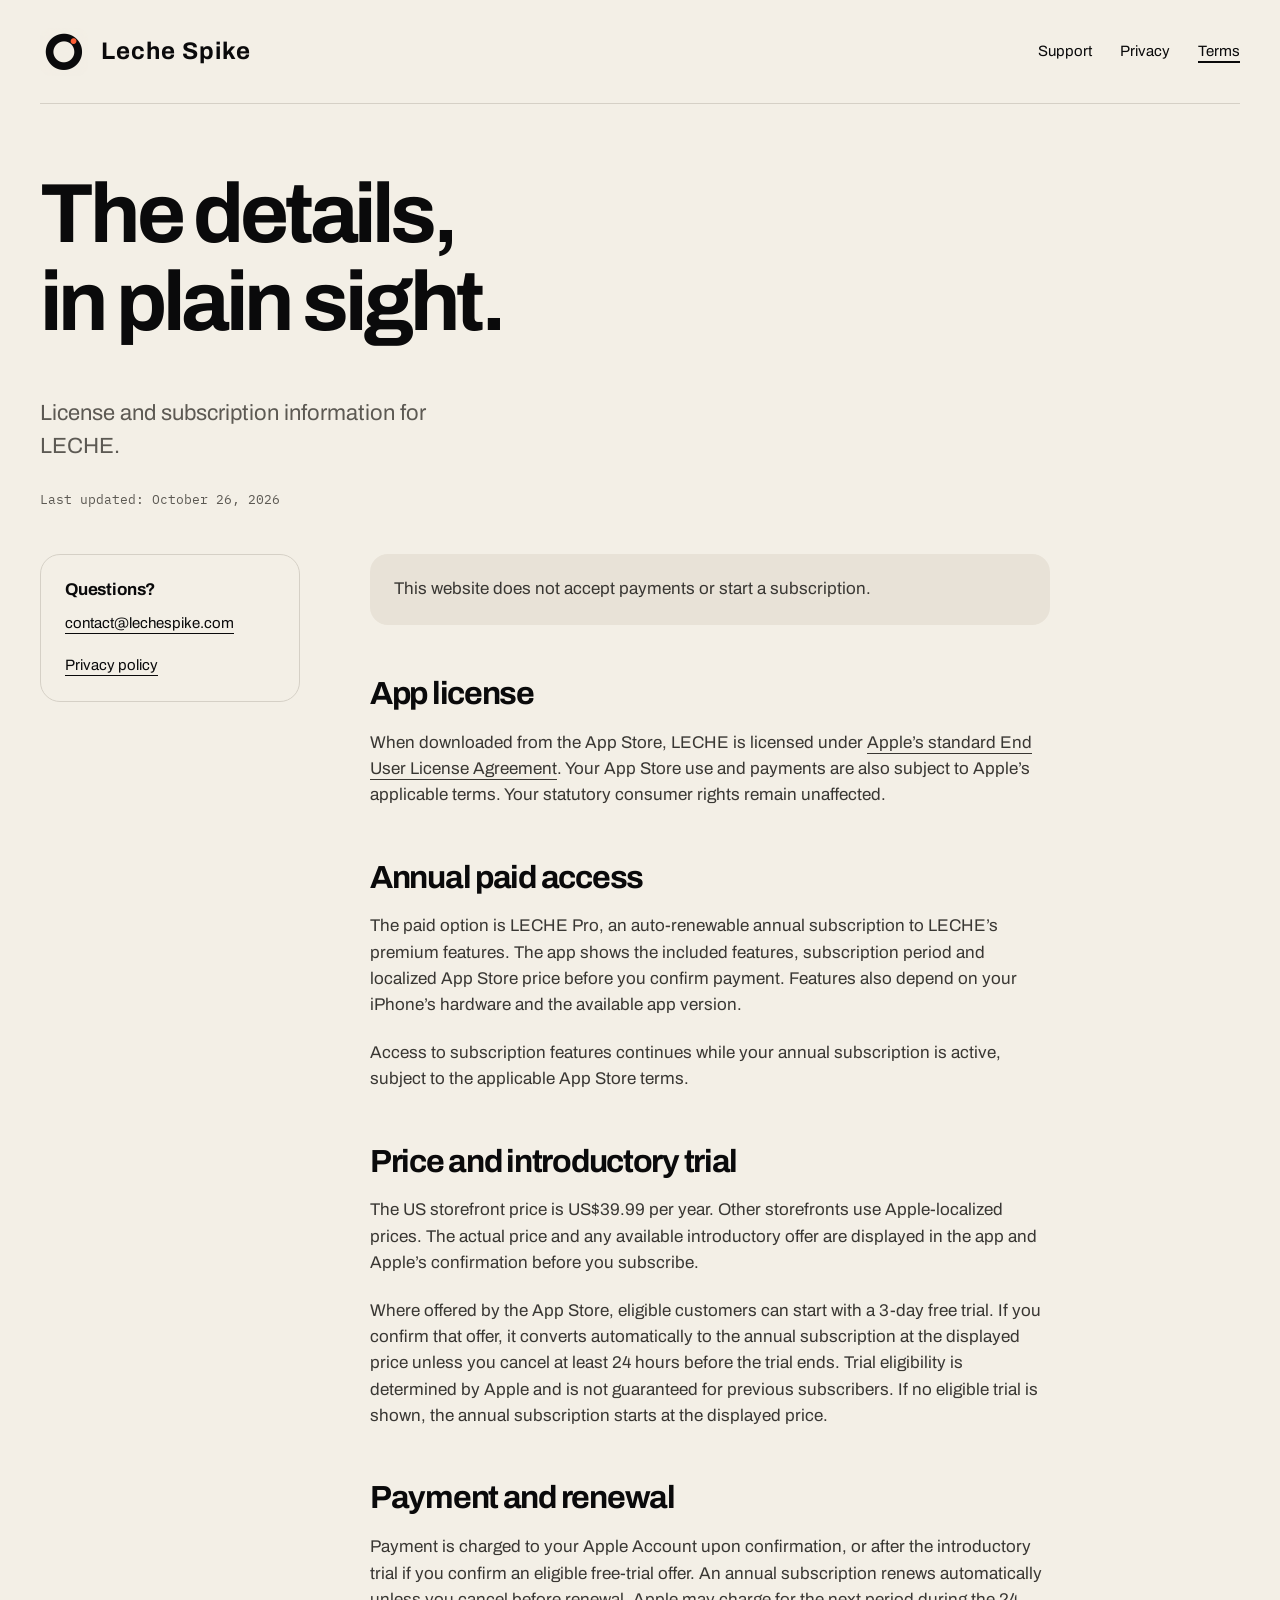
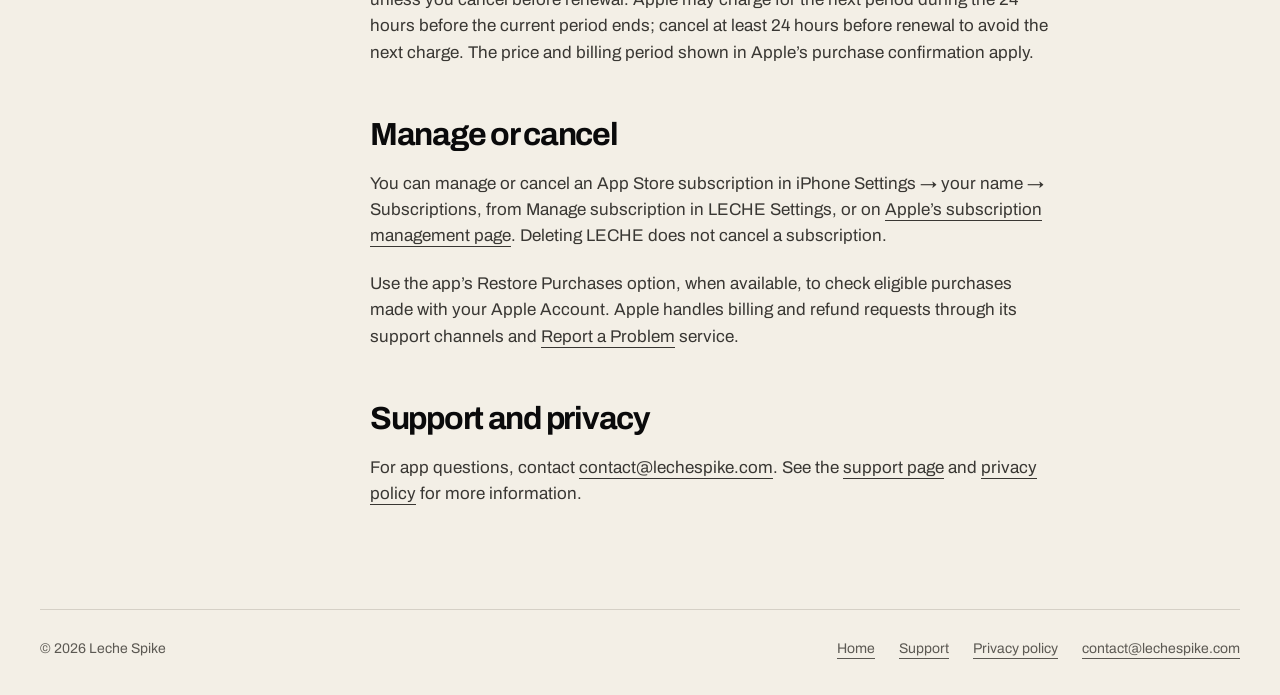
<file: terms/index.html>
<!doctype html>
<html lang="en">
<head>
  <meta charset="utf-8">
  <meta name="viewport" content="width=device-width, initial-scale=1">
  <title>Terms and subscriptions — Leche Spike</title>
  <meta name="description" content="LECHE subscription information, Apple standard license terms and support contact.">
  <meta name="theme-color" content="#f3efe6">
  <link rel="icon" type="image/png" sizes="32x32" href="/assets/icon-32.png">
  <link rel="apple-touch-icon" href="/assets/icon-180.png">
  <link rel="stylesheet" href="/styles.css">
</head>
<body>
  <a class="skip" href="#main">Skip to content</a>
  <header class="header wrap">
    <a class="brand" href="/" aria-label="Leche Spike home"><img src="/assets/icon-96.png" alt="" width="48" height="48">Leche Spike</a>
    <nav class="nav" aria-label="Main navigation"><a href="/support/">Support</a><a href="/privacy/">Privacy</a><a href="/terms/" aria-current="page">Terms</a></nav>
  </header>
  <main id="main" class="wrap">
    <div class="page-head">
      <h1>The details,<br>in plain sight.</h1>
      <p class="lead">License and subscription information for LECHE.</p>
      <p class="updated">Last updated: October 26, 2026</p>
    </div>
    <div class="page-grid">
      <aside class="sidebar" aria-labelledby="terms-contact">
        <h2 id="terms-contact">Questions?</h2>
        <p><a href="mailto:contact@lechespike.com?subject=LECHE%20subscription">contact@lechespike.com</a></p>
        <p><a href="/privacy/">Privacy policy</a></p>
      </aside>
      <article class="prose">
        <div class="notice"><p>This website does not accept payments or start a subscription.</p></div>

        <h2>App license</h2>
        <p>When downloaded from the App Store, LECHE is licensed under <a href="https://www.apple.com/legal/internet-services/itunes/dev/stdeula/">Apple’s standard End User License Agreement</a>. Your App Store use and payments are also subject to Apple’s applicable terms. Your statutory consumer rights remain unaffected.</p>

        <h2>Annual paid access</h2>
        <p>The paid option is LECHE Pro, an auto-renewable annual subscription to LECHE’s premium features. The app shows the included features, subscription period and localized App Store price before you confirm payment. Features also depend on your iPhone’s hardware and the available app version.</p>
        <p>Access to subscription features continues while your annual subscription is active, subject to the applicable App Store terms.</p>

        <h2>Price and introductory trial</h2>
        <p>The US storefront price is US$39.99 per year. Other storefronts use Apple-localized prices. The actual price and any available introductory offer are displayed in the app and Apple’s confirmation before you subscribe.</p>
        <p>Where offered by the App Store, eligible customers can start with a 3-day free trial. If you confirm that offer, it converts automatically to the annual subscription at the displayed price unless you cancel at least 24 hours before the trial ends. Trial eligibility is determined by Apple and is not guaranteed for previous subscribers. If no eligible trial is shown, the annual subscription starts at the displayed price.</p>

        <h2>Payment and renewal</h2>
        <p>Payment is charged to your Apple Account upon confirmation, or after the introductory trial if you confirm an eligible free-trial offer. An annual subscription renews automatically unless you cancel before renewal. Apple may charge for the next period during the 24 hours before the current period ends; cancel at least 24 hours before renewal to avoid the next charge. The price and billing period shown in Apple’s purchase confirmation apply.</p>

        <h2>Manage or cancel</h2>
        <p>You can manage or cancel an App Store subscription in iPhone Settings → your name → Subscriptions, from Manage subscription in LECHE Settings, or on <a href="https://apps.apple.com/account/subscriptions">Apple’s subscription management page</a>. Deleting LECHE does not cancel a subscription.</p>
        <p>Use the app’s Restore Purchases option, when available, to check eligible purchases made with your Apple Account. Apple handles billing and refund requests through its support channels and <a href="https://reportaproblem.apple.com/">Report a Problem</a> service.</p>

        <h2>Support and privacy</h2>
        <p>For app questions, contact <a href="mailto:contact@lechespike.com?subject=LECHE%20support">contact@lechespike.com</a>. See the <a href="/support/">support page</a> and <a href="/privacy/">privacy policy</a> for more information.</p>
      </article>
    </div>
  </main>
  <footer class="footer wrap">
    <span>© 2026 Leche Spike</span>
    <nav class="footer-links" aria-label="Footer"><a href="/">Home</a><a href="/support/">Support</a><a href="/privacy/">Privacy policy</a><a href="mailto:contact@lechespike.com">contact@lechespike.com</a></nav>
  </footer>
</body>
</html>
</file>
<file: styles.css>
@font-face{font-family:Archivo;src:url('/assets/Archivo-Regular.ttf') format('truetype');font-weight:400;font-display:swap}
@font-face{font-family:Archivo;src:url('/assets/Archivo-Bold.ttf') format('truetype');font-weight:700;font-display:swap}
@font-face{font-family:Plex;src:url('/assets/IBM-Plex-Mono.ttf') format('truetype');font-weight:400;font-display:swap}

/* The app's own tokens: milk ground, ink, and the signal orange of the icon's dot. */
:root{
  color-scheme:light;
  --milk:#f3efe6;
  --ink:#0a0a0b;
  --signal:#ff5b3a;
  --stone:#5c5953;
  --rule:#d5d0c6;
  --wash:#e8e2d7;
}

*{box-sizing:border-box}
html{scroll-behavior:smooth;-webkit-text-size-adjust:100%}
body{margin:0;background:var(--milk);color:var(--ink);font-family:Archivo,Arial,sans-serif;font-size:18px;line-height:1.55}
a{color:inherit;text-underline-offset:5px;text-decoration-thickness:1px}
a:hover{text-decoration-thickness:2px}
/* Ink, not signal orange: orange on milk is below the 3:1 a focus indicator needs. */
:focus-visible{outline:3px solid var(--ink);outline-offset:4px;border-radius:4px}
img{max-width:100%;height:auto;display:block}
p{margin:0 0 1.25em}
h1,h2,h3{font-weight:700;line-height:1.05;letter-spacing:-.05em;margin:0 0 .6em;text-wrap:balance}
h1{font-size:clamp(54px,7.4vw,108px)}
h2{font-size:clamp(36px,4.2vw,60px)}
h3{font-size:24px;line-height:1.15;letter-spacing:-.03em}

.wrap{width:min(1240px,calc(100% - 80px));margin-inline:auto}
.skip{position:fixed;left:20px;top:-100px;z-index:20;padding:12px 20px;background:var(--ink);color:var(--milk)}
.skip:focus{top:16px}

.header{display:flex;align-items:center;justify-content:space-between;gap:24px;min-height:104px;border-bottom:1px solid var(--rule)}
.brand{display:inline-flex;align-items:center;gap:13px;text-decoration:none;font-size:24px;font-weight:700;letter-spacing:.04em}
.brand img{width:48px;height:48px;border-radius:12px}
.nav{display:flex;gap:28px;align-items:center}
.nav a{font-size:15px;text-decoration:none;padding:12px 0}
.nav a:hover{text-decoration:underline}
.nav a[aria-current=page]{text-decoration:underline;text-decoration-thickness:2px}

.button{display:inline-flex;align-items:center;justify-content:center;min-height:52px;padding:13px 25px;border:1px solid var(--ink);border-radius:100px;background:var(--ink);color:var(--milk);text-decoration:none;font-weight:700;font-size:16px}
.button:hover{background:#2a2927;border-color:#2a2927}
.button.secondary{background:transparent;color:var(--ink)}
.button.secondary:hover{background:var(--wash)}
.fine{font-size:13px;color:var(--stone);line-height:1.6}

/* Home */
.hero{display:grid;grid-template-columns:1fr .92fr;gap:60px;align-items:center;padding-block:64px 84px}
.kicker{font-size:17px;color:var(--stone);margin-bottom:26px}
.hero h1{max-width:690px}
.lead{font-size:21px;line-height:1.5;color:var(--stone);max-width:28ch}
.actions{display:flex;gap:16px;align-items:center;flex-wrap:wrap;margin-top:30px}
.hero .fine{margin-top:18px}
.photo{margin:0}
.photo img{width:100%;height:min(660px,57vw);min-height:480px;object-fit:cover;border-radius:220px 220px 24px 24px}
.photo figcaption{margin-top:14px;font-size:12px}

.looks{border-top:1px solid var(--rule);padding-block:80px 88px;display:grid;grid-template-columns:minmax(0,1fr) minmax(0,1fr);gap:60px;align-items:center}
.looks-copy p{color:var(--stone);max-width:440px}
.looks-copy p:last-child{margin-bottom:0}

/* The icon's ring, with the twelve looks set around it like hours. Leche carries the signal dot. */
.dial{container-type:inline-size;position:relative;width:min(100%,480px);aspect-ratio:1;justify-self:center}
.dial::before{content:"";position:absolute;inset:23%;border:7cqi solid var(--ink);border-radius:50%}
.dial::after{content:"";position:absolute;left:50%;top:50%;width:9cqi;height:9cqi;border-radius:50%;background:var(--signal);translate:-50% -50%;transform:rotate(30deg) translateY(-26cqi)}
.dial ol{list-style:none;margin:0;padding:0}
.dial li{position:absolute;left:50%;top:50%;translate:-50% -50%;transform:rotate(var(--a)) translateY(-41cqi) rotate(calc(-1 * var(--a)));font-size:clamp(13px,3.9cqi,18px);font-weight:700;letter-spacing:-.02em;line-height:1;white-space:nowrap}
.dial li:nth-child(1){--a:30deg}
.dial li:nth-child(2){--a:60deg}
.dial li:nth-child(3){--a:90deg}
.dial li:nth-child(4){--a:120deg}
.dial li:nth-child(5){--a:150deg}
.dial li:nth-child(6){--a:180deg}
.dial li:nth-child(7){--a:210deg}
.dial li:nth-child(8){--a:240deg}
.dial li:nth-child(9){--a:270deg}
.dial li:nth-child(10){--a:300deg}
.dial li:nth-child(11){--a:330deg}
.dial li:nth-child(12){--a:360deg}

.features{display:grid;grid-template-columns:repeat(3,1fr);gap:40px;padding-bottom:88px}
.features article{padding-top:22px;border-top:1px solid var(--rule)}
.features p{font-size:16px;color:var(--stone);max-width:330px}

.contact-band{background:var(--ink);color:var(--milk);border-radius:28px;padding:54px 60px;display:flex;align-items:center;justify-content:space-between;gap:40px;margin-bottom:56px}
.contact-band h2{font-size:clamp(36px,4vw,54px);margin-bottom:12px}
.contact-band p{color:#c4c0b8;max-width:510px;margin-bottom:0;font-size:16px}
.contact-band .button{background:var(--milk);color:var(--ink);border-color:var(--milk);white-space:nowrap}
.contact-band .button:hover{background:#fff}
.contact-band :focus-visible{outline-color:var(--milk)}
.closing{max-width:760px;margin-bottom:48px}

.footer{border-top:1px solid var(--rule);padding-block:28px 36px;display:flex;justify-content:space-between;gap:24px;font-size:14px;color:var(--stone)}
.footer-links{display:flex;gap:24px;flex-wrap:wrap}

/* Support, privacy and terms */
.page-head{padding-block:66px 44px;max-width:920px}
.page-head h1{font-size:clamp(50px,7vw,84px)}
.page-head .lead{font-size:22px;max-width:36ch}
.updated{font-family:Plex,monospace;font-size:13px;color:var(--stone);margin:0}
.page-grid{display:grid;grid-template-columns:260px minmax(0,1fr);gap:70px;padding-bottom:80px;align-items:start}
.sidebar{position:sticky;top:24px;padding:24px;border:1px solid var(--rule);border-radius:20px;font-size:15px}
.sidebar h2{font-size:17px;letter-spacing:-.01em;line-height:1.3;margin-bottom:10px}
.sidebar p:last-child{margin:0}
.sidebar a{overflow-wrap:anywhere}
.prose{max-width:680px}
.prose h2{font-size:32px;letter-spacing:-.04em;margin-top:52px;scroll-margin-top:30px}
.prose > h2:first-child,.prose > .contact-card + h2{margin-top:0}
.prose p,.prose li{font-size:17px;color:#393733}
.prose ul{padding-left:22px}
.prose li{margin-bottom:10px}
.prose a{overflow-wrap:anywhere}
.notice{padding:22px 24px;background:var(--wash);border-radius:18px;margin-bottom:36px}
.notice p:last-child{margin:0}
.prose details{border-top:1px solid var(--rule);padding:20px 0}
.prose details:last-of-type{border-bottom:1px solid var(--rule);margin-bottom:12px}
.prose summary{font-size:19px;font-weight:700;cursor:pointer;line-height:1.35;list-style-position:outside;margin-left:20px;padding-left:8px}
.prose details p{margin:16px 0 0}
.contact-card{padding:30px;border:1px solid var(--rule);border-radius:22px;margin-bottom:52px}
.contact-card h2{margin-top:0}
.contact-card .button{margin-top:4px}
.not-found{padding-block:100px}
.not-found .lead{max-width:30ch}

@media(max-width:900px){
  .wrap{width:calc(100% - 48px)}
  .hero{gap:32px}
  .hero h1{font-size:clamp(54px,8vw,80px)}
  .lead{font-size:18px}
  .photo img{min-height:420px;height:58vw}
  .looks{gap:36px}
  .features{gap:24px}
  .page-grid{grid-template-columns:210px minmax(0,1fr);gap:34px}
  .contact-band{padding:40px}
}
@media(max-width:640px){
  .wrap{width:calc(100% - 32px)}
  .header{min-height:84px;gap:12px}
  .brand{font-size:20px;gap:10px}
  .brand img{width:40px;height:40px;border-radius:10px}
  .nav{gap:16px}
  .nav a{font-size:14px}
  .hero{grid-template-columns:1fr;padding-block:40px 48px;gap:36px}
  .hero h1{font-size:clamp(56px,15vw,78px)}
  .kicker{margin-bottom:18px}
  .lead{font-size:19px}
  .photo img{height:auto;min-height:0;max-height:600px;aspect-ratio:4/5;border-radius:180px 180px 20px 20px}
  .looks{grid-template-columns:1fr;padding-block:48px 56px;gap:28px}
  .dial{width:min(100%,360px)}
  .features{grid-template-columns:1fr;gap:22px;padding-bottom:44px}
  .features p{max-width:100%;margin-bottom:8px}
  .contact-band{display:block;padding:30px 24px;margin-bottom:40px}
  .contact-band .button{margin-top:24px}
  .footer{display:block;padding-bottom:28px}
  .footer-links{margin-top:16px;gap:12px 20px}
  .page-head{padding-block:40px 28px}
  .page-head h1{font-size:clamp(44px,13vw,56px)}
  .page-head .lead{font-size:19px}
  .page-grid{grid-template-columns:1fr;gap:28px;padding-bottom:50px}
  .sidebar{position:static;padding:20px}
  .prose h2{font-size:28px}
  .contact-card{padding:24px}
  .button{font-size:15px}
  .actions{gap:12px}
  .not-found{padding-block:64px}
}
@media(prefers-reduced-motion:reduce){html{scroll-behavior:auto}}
</file>
<file: home.css>
.landing{background:#f3efe6;overflow-x:hidden}.landing :focus-visible{outline-color:#ff5b3a}.site-header{height:92px;position:absolute;z-index:5;inset:0 0 auto;padding:0 5%;display:flex;align-items:center;justify-content:space-between;color:#f3efe6;border-bottom:1px solid #fff3}.site-brand{display:flex;align-items:center;gap:12px;text-decoration:none;font-size:21px;font-weight:700;letter-spacing:.06em}.site-brand span{font:11px Plex;letter-spacing:.15em;padding-top:5px}.site-brand img{border-radius:9px}.site-header nav{display:flex;gap:32px;font-size:13px}.site-header nav a{text-decoration:none}.site-header nav a:hover{text-decoration:underline}
.site-hero{position:relative;min-height:800px;height:min(900px,100svh);background:#0a0a0b;color:#f3efe6;overflow:hidden}.hero-landscape{position:absolute;width:100%;height:100%;object-fit:cover;object-position:50% 49%;animation:hero-drift 18s ease-out both}.hero-shade{position:absolute;inset:0;background:linear-gradient(90deg,#000b 0%,#0005 45%,#0000 80%),linear-gradient(0deg,#0008,transparent 35%,#0002)}.hero-copy{position:relative;padding:205px 5% 120px;max-width:1050px}.eyebrow{font:11px/1.6 Plex,monospace;letter-spacing:.14em;color:#a53c26;margin:0 0 24px}.eyebrow.light{color:#f3efe6}.eyebrow i{display:inline-block;background:#ff5b3a;width:7px;height:7px;border-radius:50%;margin-right:10px}.hero-copy h1{font-size:clamp(80px,9.5vw,145px);letter-spacing:-.07em;line-height:.92;margin:35px 0 30px;text-wrap:initial}.hero-copy h1 em,.closing-section h2 em{font-family:Georgia,serif;font-weight:400;letter-spacing:-.065em}.hero-copy>p:not(.eyebrow){font-size:18px;line-height:1.5;color:#f3efe6d9}.pill{display:inline-flex;align-items:center;gap:38px;border-radius:50px;padding:17px 24px;background:#0a0a0b;color:#f3efe6;text-decoration:none;font-size:13px;font-weight:700;transition:transform .2s}.light-pill{background:#f3efe6;color:#0a0a0b;margin-top:10px}.pill:hover{transform:translateY(-2px)}.hero-platform{font:9px Plex;letter-spacing:.15em;display:block;margin-top:18px;opacity:.7}.hero-note{position:absolute;right:5%;bottom:175px;border-left:1px solid #fff7;padding-left:16px;display:grid;gap:7px;font-size:15px}.hero-note span:first-child,.hero-bottom{font:10px Plex;letter-spacing:.1em}.hero-bottom{position:absolute;left:5%;right:5%;bottom:34px;display:flex;justify-content:space-between;border-top:1px solid #fff4;padding-top:22px}.hero-bottom a{text-decoration:none}.spec-strip{display:flex;align-items:center;justify-content:space-around;gap:18px;padding:26px 5%;border-bottom:1px solid #d5d0c6;font-size:14px}.spec-strip i{width:3px;height:3px;background:#b0a99b;border-radius:50%}
.section-pad{padding:110px 5%}.section-heading{display:flex;align-items:end;justify-content:space-between;gap:50px;margin-bottom:45px}.section-heading h2,.motion-copy h2,.actual-copy h2,.membership h2{font-size:clamp(48px,5.3vw,78px);letter-spacing:-.06em;line-height:1.02;margin:0;text-wrap:initial}.section-intro{font-size:15px;color:#676159;line-height:1.7;max-width:370px;margin:0 0 6px}.gallery-toolbar{display:flex;align-items:center;justify-content:space-between;margin-bottom:22px;border-top:1px solid #d5d0c6;padding-top:24px}.gallery-toolbar>p{font:9px Plex;letter-spacing:.1em;margin:0;color:#6c675e}.gallery-controls{display:flex;align-items:center;gap:10px}.gallery-controls>span{font:10px Plex;margin-right:15px;color:#6c675e}.gallery-controls button{width:39px;height:39px;border:1px solid #c9c2b5;background:transparent;border-radius:50%;font-size:18px;cursor:pointer;color:#0a0a0b}.gallery-controls button:disabled{opacity:.3;cursor:default}.gallery-track{display:flex;gap:24px;overflow-x:auto;scroll-snap-type:x mandatory;scrollbar-width:none;overscroll-behavior-x:contain;padding:0 1px 20px}.gallery-track::-webkit-scrollbar{display:none}.gallery-card{margin:0;flex:0 0 calc((100% - 48px)/3);min-width:0;scroll-snap-align:start}.gallery-camera{position:relative;aspect-ratio:2/3;overflow:hidden;border-radius:5px;background:#161515;color:#f3efe6}.gallery-camera>img{height:100%;width:100%;object-fit:cover;transition:transform .8s ease}.gallery-card:hover .gallery-camera>img{transform:scale(1.045)}.gallery-camera::after{content:'';position:absolute;inset:0;background:linear-gradient(#0003,transparent 35%,#000b);pointer-events:none}.camera-top{position:absolute;top:19px;left:17px;right:17px;display:flex;justify-content:space-between;align-items:center;z-index:1;font:13px Plex}.mock-mode{display:flex;align-items:center;gap:13px;padding:8px 12px;border-radius:24px;background:#0004;border:1px solid #fff3;font-size:9px;white-space:pre}.mock-mode b{background:#f3efe6;color:#0a0a0b;border-radius:20px;padding:5px 8px;margin:-5px}.camera-bottom{position:absolute;bottom:20px;left:18px;right:18px;z-index:1;text-align:center}.mock-lens{display:inline-flex;gap:12px;border-radius:20px;background:#ffffff1a;border:1px solid #ffffff30;padding:7px 13px;font-size:11px}.mock-lens small{opacity:.6}.mock-ruler{display:flex;justify-content:space-around;font:9px Plex;margin:19px 0 20px;opacity:.8}.mock-ruler b{position:relative}.mock-ruler b::before{content:'';position:absolute;top:-10px;height:6px;width:1px;background:#ff5b3a;left:50%}.mock-look{display:flex;justify-content:space-around;font-size:10px;letter-spacing:.05em}.mock-look i{display:block;width:3px;height:3px;background:#ff5b3a;border-radius:50%;margin:5px auto 0}.mock-capture{display:flex;justify-content:space-around;align-items:center;margin-top:17px;font-size:22px}.mock-capture>i{width:49px;height:49px;border:2px solid #f3efe6;border-radius:50%;background:radial-gradient(circle,#f3efe6 58%,transparent 61%)}.gallery-card figcaption{display:flex;justify-content:space-between;align-items:center;padding-top:24px}.gallery-card figcaption .eyebrow{font-size:9px;margin-bottom:8px}.gallery-card h3{font-size:23px;margin:0;letter-spacing:-.04em}.card-number{font:12px Plex;color:#928b7f}.campaign-caption{font-size:10px;color:#756e63;margin:18px 0 0;max-width:700px}
.motion-section{background:#0a0a0b;color:#f3efe6;display:grid;grid-template-columns:1fr 1fr;gap:70px;align-items:center;overflow:hidden}.motion-copy{max-width:560px}.motion-copy .eyebrow{color:#ff7457}.motion-copy h2 span{color:#8f8b83}.motion-copy>p:not(.eyebrow):not(.motion-disclosure){font-size:17px;line-height:1.7;color:#aaa69e;max-width:360px;margin-top:30px}.motion-spec{display:flex;gap:24px;margin-top:40px;padding-top:24px;border-top:1px solid #fff3;font:10px Plex;letter-spacing:.1em}.motion-copy .motion-disclosure{font-size:10px;color:#8e8980;margin:28px 0 0}.motion-stage{position:relative;display:flex;justify-content:center;padding:15px 0 55px}.motion-phone{position:relative;width:280px;background:#242424;padding:8px;border:1px solid #555;border-radius:38px;box-shadow:0 25px 75px #000a;transform:rotate(5deg);z-index:1}.motion-phone>div{overflow:hidden;border-radius:30px;background:#171717}.motion-fallback{width:100%;aspect-ratio:450/880;object-fit:cover}.motion-orbit{position:absolute;left:50%;top:50%;width:480px;height:480px;border-radius:50%;border:1px solid #ff5b3a35;transform:translate(-50%,-50%);box-shadow:0 0 0 70px #ff5b3a05,0 0 0 140px #ff5b3a03}.motion-stage-label{position:absolute;bottom:0;font:9px Plex;letter-spacing:.12em;color:#8e8980}.motion-toggle{position:absolute;bottom:8px;left:50%;transform:translateX(-50%);z-index:6;border:1px solid #fff5;border-radius:20px;background:#0a0a0bc9;color:#f3efe6;font:9px Plex;padding:6px 10px;white-space:nowrap;cursor:pointer}.story-mode{display:flex;gap:16px;border:1px solid #fff5;border-radius:32px;padding:12px 18px;background:#0005;font-family:Plex}.story-mode b{color:#0a0a0b;background:#f3efe6;padding:4px 14px;border-radius:20px;margin:-4px}.story-tools{border-radius:50%;background:#0005;padding:10px}.story-lens{padding:12px 22px;background:#ffffff20;border:1px solid #fff5;border-radius:40px;font-size:22px}.story-lens em{font-size:18px;font-style:normal;opacity:.6;margin-left:10px}.story-adjustments{position:absolute;left:25px;right:25px;bottom:162px;display:flex;gap:8px}.story-adjustments>span{flex:1;border:1px solid #fff5;border-radius:12px;padding:11px 0;text-align:center;background:#ffffff14;font:12px/1.8 Plex}.story-adjustments b{font-size:18px;font-weight:400}.story-looks{position:absolute;bottom:110px;left:20px;right:20px;display:flex;justify-content:space-around;font-size:20px}.story-looks span{opacity:.5}.story-looks i{display:block;margin:7px auto;width:5px;height:5px;background:#ff5b3a;border-radius:50%}.story-bottom{position:absolute;bottom:17px;left:45px;right:45px;display:flex;align-items:center;justify-content:space-between;font-size:31px}.story-shutter{height:71px;width:71px;border-radius:50%;border:3px solid #f3efe6;background:radial-gradient(circle,#f3efe6 59%,transparent 62%)}
.actual-section{display:grid;grid-template-columns:1.1fr 1fr;align-items:center;gap:8%}.actual-visual{min-height:640px;position:relative;padding:10px 30px}.actual-screen{position:absolute;width:235px;border-radius:30px;border:6px solid #171717;box-shadow:0 18px 40px #0002}.screen-one{left:5%;top:15px;transform:rotate(-8deg)}.screen-two{right:4%;top:95px;transform:rotate(7deg)}.actual-tag{position:absolute;bottom:0;left:0;right:0;text-align:center;font:9px Plex;color:#777065;letter-spacing:.1em}.actual-copy>p:not(.eyebrow){font-size:16px;color:#676159;max-width:350px;margin-top:26px}.feature-list{list-style:none;padding:0;margin:35px 0 0}.feature-list li{display:flex;gap:22px;border-top:1px solid #d5d0c6;padding:23px 0}.feature-list li>span{font:10px Plex;color:#a53c26;padding-top:5px}.feature-list h3{font-size:19px;margin:0 0 7px}.feature-list p{color:#777065;font-size:13px;margin:0;max-width:280px}.membership{background:#e9e3d8;border-top:1px solid #d5d0c6}.membership-heading{display:flex;justify-content:space-between;align-items:end;gap:40px}.membership h2 span{color:#8b8172}.membership-heading>p{color:#676159;font-size:16px;line-height:1.7;margin-bottom:5px}.membership-features{display:flex;justify-content:space-between;flex-wrap:wrap;gap:20px;border-block:1px solid #cbc1b1;margin-top:45px;padding:24px 0;font:11px Plex;letter-spacing:.05em}.membership-fine{font-size:11px;color:#777065;margin:22px 0 0;max-width:700px}.closing-section{text-align:center;padding-block:100px 105px}.closing-section h2{font-size:clamp(50px,7vw,100px);line-height:1;letter-spacing:-.06em;margin:30px 0 40px}.closing-section>div{display:flex;justify-content:center;align-items:center;gap:35px}.text-link{font-size:13px;text-decoration:none}.site-footer{margin:0 5%;padding:30px 0;border-top:1px solid #d5d0c6;display:flex;align-items:center;justify-content:space-between;gap:25px}.site-footer .site-brand{font-size:18px}.site-footer>span{font:9px Plex;color:#777065}.site-footer nav{display:flex;gap:25px;font-size:11px}.site-footer nav a{text-decoration:none}
.gallery-card{flex-basis:40%}
@keyframes hero-drift{from{transform:scale(1.06)}to{transform:scale(1)}}
@media(max-width:1000px){.site-hero{min-height:720px}.hero-copy{padding-top:185px}.hero-note{bottom:135px}.section-pad{padding-block:80px}.gallery-card{flex-basis:43%}.gallery-card h3{font-size:21px}.actual-section{gap:35px}.actual-visual{min-height:570px}.actual-screen{width:190px}.motion-section{gap:35px}.section-heading h2,.motion-copy h2,.actual-copy h2,.membership h2{font-size:54px}.actual-copy h2{font-size:48px}}
@media(max-width:700px){.site-header{height:78px;padding-inline:6%}.site-brand{font-size:17px;gap:8px}.site-brand img{width:30px;height:30px}.site-brand span{font-size:8px}.site-header nav{gap:20px;font-size:12px}.site-header nav a:nth-child(2){display:none}.site-hero{height:100svh;min-height:730px;max-height:950px}.hero-landscape{object-position:58% center}.hero-shade{background:linear-gradient(90deg,#0008,#0001),linear-gradient(0deg,#000a,transparent 50%,#0003)}.hero-copy{padding:190px 6% 150px}.hero-copy .eyebrow{font-size:8px}.hero-copy h1{font-size:clamp(72px,14.7vw,105px);margin:32px 0}.hero-copy>p:not(.eyebrow){font-size:15px}.hero-note{right:6%;bottom:115px;font-size:12px}.hero-note span:first-child{font-size:8px}.hero-bottom{left:6%;right:6%;font-size:8px;bottom:25px}.pill{font-size:12px;padding:15px 22px;gap:25px}.spec-strip{display:grid;grid-template-columns:1fr 1fr;padding:24px 6%;gap:18px;font-size:12px}.spec-strip i{display:none}.spec-strip span:nth-of-type(even){text-align:right}.section-pad{padding:66px 6%}.section-heading{display:block;margin-bottom:30px}.section-heading h2,.motion-copy h2,.actual-copy h2,.membership h2{font-size:46px}.section-intro{margin:25px 0 0;font-size:14px}.gallery-toolbar>p{max-width:150px;font-size:8px}.gallery-controls{gap:6px}.gallery-controls>span{font-size:8px;margin-right:5px}.gallery-controls button{width:34px;height:34px}.gallery-track{gap:16px;margin-right:-6vw;padding-right:6vw}.gallery-card{flex-basis:82%}.gallery-card h3{font-size:22px}.camera-top{font-size:16px}.camera-bottom{bottom:22px}.mock-mode{font-size:10px}.mock-lens,.mock-look{font-size:12px}.mock-capture>i{width:54px;height:54px}.campaign-caption{font-size:10px;line-height:1.6}.motion-section{grid-template-columns:1fr;gap:35px}.motion-copy>p:not(.eyebrow):not(.motion-disclosure){font-size:15px}.motion-spec{margin-top:25px}.motion-phone{width:255px}.motion-stage{padding-bottom:45px}.actual-section{grid-template-columns:1fr;gap:45px}.actual-visual{min-height:560px;order:2}.actual-copy{order:1}.actual-screen{width:205px}.screen-one{left:2%;top:0}.screen-two{right:0;top:65px}.actual-tag{bottom:-5px}.membership-heading{display:block}.membership-heading>p{font-size:14px;margin-top:28px}.membership-features{display:grid;grid-template-columns:1fr 1fr;font-size:9px;line-height:1.6}.membership-fine{font-size:10px;line-height:1.7}.closing-section h2{font-size:49px}.closing-section>div{gap:20px}.site-footer{flex-wrap:wrap;margin-inline:6%;gap:22px}.site-footer nav{width:100%;gap:25px;font-size:11px}.site-footer>span{font-size:8px}}
@media(prefers-reduced-motion:reduce){.landing *{scroll-behavior:auto!important;animation:none!important;transition:none!important}.gallery-card:hover .gallery-camera>img,.pill:hover{transform:none}}
</file>
<file: showcase.css>
.motion-section{display:block;padding:95px max(5%,calc((100% - 1440px)/2));position:relative;background:#0a0a0b}.motion-shell{display:grid;grid-template-columns:minmax(0,.9fr) minmax(0,1.1fr);gap:70px;align-items:center;max-width:1440px;margin:auto}.motion-copy{max-width:none;position:relative;z-index:2}.motion-copy>.eyebrow{font-size:10px;margin-bottom:28px}.motion-copy>.eyebrow i{display:inline-block;width:6px;height:6px;border-radius:50%;background:#ff5b3a;margin-right:10px}.motion-copy h2{font-size:clamp(48px,4.1vw,70px);letter-spacing:-.065em;line-height:1.02}.motion-copy h2 span{color:#f3efe6;font-family:Georgia,serif;font-style:italic;font-weight:400;letter-spacing:-.05em}.motion-copy>p.motion-lead{font-size:15px;line-height:1.8;color:#a8a39a;max-width:390px;margin:25px 0 32px}.motion-picker-heading{display:flex;justify-content:space-between;gap:15px;align-items:center;color:#8e8980;font:8px Plex;letter-spacing:.1em;margin-bottom:14px}.motion-scene-picker{display:grid;grid-template-columns:repeat(4,1fr);gap:10px}.motion-scene-picker button{position:relative;min-width:0;padding:5px;border:1px solid #ffffff24;background:#191817;color:#a7a197;border-radius:8px;cursor:pointer;transition:border-color .25s,transform .25s}.motion-scene-picker button:hover{transform:translateY(-3px);border-color:#ffffff80}.motion-scene-picker button[aria-pressed=true]{border-color:#ff775b;color:#f3efe6;box-shadow:0 0 0 1px #ff5b3a25}.motion-scene-picker img{width:100%;height:70px;object-fit:cover;border-radius:4px;opacity:.65;transition:opacity .25s}.motion-scene-picker button[aria-pressed=true] img{opacity:1}.motion-scene-picker button>span{display:block;text-align:left;font:10px Plex;padding:10px 5px 5px}.motion-current{display:flex;justify-content:space-between;align-items:center;gap:18px;padding:19px 0 22px;border-bottom:1px solid #ffffff24}.motion-current>div{display:grid;gap:6px}.motion-current strong{font-size:15px;letter-spacing:-.02em}.motion-current>div>span{font:9px Plex;color:#8e8980}.motion-play{flex:none;background:#f3efe6;color:#0a0a0b;border:0;border-radius:24px;font:10px Plex;padding:12px 17px;cursor:pointer;min-width:76px}.motion-play:hover{background:#fff}.motion-benefits{display:flex;gap:22px;justify-content:space-between;padding-top:23px;color:#a8a39a;font-size:10px}.motion-benefits b{font:8px Plex;color:#ff8e76;margin-right:7px}.motion-copy .motion-disclosure{font-size:9px;margin-top:24px;color:#77736d}.motion-stage{position:relative;min-height:720px;padding:20px 0 40px;isolation:isolate;display:flex;align-items:center;justify-content:center}.motion-phone{width:350px;max-width:68%;padding:9px;border-radius:45px;border-color:#6a645a;background:linear-gradient(130deg,#4b4740,#1b1a18);transform:rotate(6deg) translateX(30px);box-shadow:-20px 35px 80px #000b,0 0 0 1px #fff1;z-index:3}.motion-phone>div{border-radius:35px}.motion-phone::before{content:'';position:absolute;left:30%;right:30%;top:18px;height:18px;border-radius:15px;background:#080808;z-index:5;pointer-events:none}#motion-backdrop{position:absolute;inset:15px -10px 40px 10px;border-radius:130px 16px 100px 16px;overflow:hidden;background:#171613;border:1px solid #ffffff14;z-index:-2}#motion-backdrop::after{content:'';position:absolute;inset:0;background:linear-gradient(90deg,#0a0a0b7a,#0a0a0b30),linear-gradient(0deg,#0a0a0bd9,transparent 70%)}.motion-atmosphere{width:100%;height:100%;object-fit:cover;opacity:.32;filter:saturate(.6);animation:atmosphere-in .65s ease}.motion-watermark{position:absolute;left:35px;top:50px;font-size:clamp(70px,7vw,115px);font-weight:700;line-height:.85;letter-spacing:-.075em;color:#f3efe60c;z-index:-1}.motion-stage-note{position:absolute;left:35px;right:20px;bottom:0;display:flex;justify-content:space-between;align-items:center;gap:20px;font:8px Plex;letter-spacing:.08em;color:#807a70}.motion-stage-note i{display:inline-block;width:5px;height:5px;border-radius:50%;background:#ff5b3a;margin-right:7px}#motion-print{position:absolute;left:0;bottom:90px;width:190px;aspect-ratio:4/5;background:#e9e3d7;padding:8px 8px 30px;transform:rotate(-10deg);box-shadow:0 18px 40px #0008;z-index:4}#motion-print>img{width:100%;height:100%;object-fit:cover}#motion-print>span{position:absolute;bottom:11px;left:10px;font:6px Plex;letter-spacing:.08em;color:#625d54}.motion-fallback-link{font-size:13px;color:#f3efe6}.sr-only{position:absolute;width:1px;height:1px;padding:0;margin:-1px;overflow:hidden;clip-path:inset(50%);white-space:nowrap;border:0}
@keyframes atmosphere-in{from{opacity:0}to{opacity:.32}}
@media(max-width:1100px){.motion-shell{gap:35px}.motion-section{padding-block:80px}.motion-phone{width:315px;max-width:76%;transform:rotate(5deg) translateX(18px)}.motion-stage{min-height:660px}.motion-copy h2{font-size:50px}#motion-print{width:155px;bottom:95px}.motion-benefits{gap:12px;font-size:9px}.motion-scene-picker img{height:58px}.motion-stage-note{font-size:6px;left:20px;right:5px}}
@media(max-width:700px){.motion-section{padding:65px 6%}.motion-shell{grid-template-columns:1fr;gap:30px}.motion-copy h2{font-size:48px}.motion-copy>p.motion-lead{font-size:14px;margin:22px 0 28px}.motion-copy>.eyebrow{font-size:9px}.motion-scene-picker img{height:75px}.motion-scene-picker button>span{font-size:10px}.motion-benefits{font-size:9px}.motion-stage{min-height:640px;padding-bottom:35px}.motion-phone{width:295px;max-width:76%;transform:rotate(5deg) translateX(13px);padding:7px;border-radius:38px}.motion-phone>div{border-radius:30px}.motion-phone::before{top:15px;height:15px}#motion-backdrop{inset:10px -8px 30px;border-radius:85px 12px 65px 12px}#motion-print{width:140px;left:-4px;bottom:75px}.motion-stage-note{left:8px;right:0;font-size:6px}.motion-watermark{left:16px;top:40px;font-size:85px}.motion-copy .motion-disclosure{font-size:8px}.motion-current strong{font-size:14px}}
@media(max-width:370px){.motion-copy h2{font-size:42px}.motion-scene-picker img{height:62px}.motion-stage{min-height:570px}#motion-print{width:115px}.motion-benefits{gap:8px;font-size:8px}.motion-benefits b{margin-right:4px}}
@media(prefers-reduced-motion:reduce){.motion-atmosphere{animation:none}.motion-scene-picker button,.motion-scene-picker img{transition:none}.motion-scene-picker button:hover{transform:none}}
</file>
<file: support.css>
.support-page{background:#f3efe6}.help-wrap{width:min(1260px,90%);margin-inline:auto}.help-header{height:92px;display:flex;justify-content:space-between;align-items:center;border-bottom:1px solid #d5d0c6}.help-brand{display:flex;align-items:center;gap:12px;font-size:21px;font-weight:700;letter-spacing:.06em;text-decoration:none}.help-brand img{border-radius:9px}.help-brand span{font:11px Plex;letter-spacing:.15em;padding-top:5px}.help-header nav,.help-footer nav{display:flex;gap:30px;font-size:13px}.help-header nav a{text-decoration:none}.help-header nav a[aria-current]{text-decoration:underline}.help-hero{display:grid;grid-template-columns:1.2fr .8fr;gap:7%;align-items:center;padding-block:65px 60px}.help-eyebrow{font:10px/1.6 Plex;letter-spacing:.14em;color:#a53c26;margin-bottom:23px}.help-eyebrow i{display:inline-block;width:6px;height:6px;border-radius:50%;background:#ff5b3a;margin-right:8px}.help-hero h1{font-size:clamp(60px,7vw,104px);letter-spacing:-.065em;line-height:.96;margin:0 0 26px;text-wrap:initial}.help-hero h1 em{font-family:Georgia,serif;font-weight:400}.help-lead{font-size:17px;line-height:1.65;color:#676159;max-width:360px;margin-bottom:26px}.help-button{display:inline-flex;gap:35px;align-items:center;padding:15px 23px;border-radius:40px;background:#0a0a0b;color:#f3efe6;font-size:13px;font-weight:700;text-decoration:none}.help-button:hover{background:#292725}.help-platform{font:9px Plex;letter-spacing:.1em;color:#777065;margin:16px 0 0}.help-photo{position:relative;margin:0}.help-photo img{width:100%;height:405px;object-fit:cover;object-position:center 60%;border-radius:5px 95px 5px 5px}.help-photo figcaption{font:8px Plex;letter-spacing:.12em;color:#777065;margin-top:14px}.photo-dot{position:absolute;width:40px;height:40px;border-radius:50%;background:#ff5b3a;bottom:45px;left:-20px;border:10px solid #f3efe6}.quick-help{display:grid;grid-template-columns:repeat(3,1fr);gap:18px;margin-bottom:90px}.quick-help>a{display:flex;flex-direction:column;padding:24px;border:1px solid #d5d0c6;border-radius:6px;text-decoration:none;transition:background .2s,transform .2s}.quick-help>a:hover{background:#e9e3d8;transform:translateY(-3px)}.quick-number{font:9px Plex;letter-spacing:.1em;color:#a53c26}.quick-help strong{font-size:23px;letter-spacing:-.04em;line-height:1.2;margin:18px 0 20px}.quick-help>a>span:last-child{display:flex;justify-content:space-between;gap:12px;font-size:11px;color:#676159}.quick-help b{font-weight:400;color:#0a0a0b;font-size:16px}.answers-section{border-top:1px solid #d5d0c6;padding-top:65px}.answers-heading{display:flex;justify-content:space-between;align-items:end;gap:45px;margin-bottom:45px}.answers-heading h2{font-size:58px;margin:0;letter-spacing:-.06em}.help-search{width:350px}.help-search label{font:10px Plex;color:#676159;display:block;margin-bottom:10px}.help-search>div{display:flex;align-items:center;border-bottom:1px solid #aaa092;gap:12px;padding-bottom:10px}.help-search>div>span{font-size:24px}.help-search input{border:0;background:transparent;font:13px Archivo;width:100%;color:#0a0a0b;min-width:0;padding:7px 0}.help-search input::placeholder{color:#82796c}.help-search>p{margin:9px 0 0;font:9px Plex;color:#82796c}.help-columns{display:grid;grid-template-columns:minmax(0,1fr) 320px;gap:65px;align-items:start}.faq-section{margin-bottom:50px;scroll-margin-top:28px}.faq-title{display:flex;align-items:center;gap:17px;margin-bottom:20px}.faq-title>span{font:10px Plex;color:#a53c26}.faq-title h3{font-size:25px;letter-spacing:-.035em;margin:0}.help-topic{border-top:1px solid #d5d0c6;padding:20px 0}.help-topic:last-child{border-bottom:1px solid #d5d0c6}.help-topic summary{display:flex;justify-content:space-between;gap:22px;align-items:center;list-style:none;font-size:16px;font-weight:700;line-height:1.45;cursor:pointer}.help-topic summary::-webkit-details-marker{display:none}.help-topic summary>span{font:23px Archivo;font-weight:400;transition:transform .2s;flex:none;color:#a53c26}.help-topic[open] summary>span{transform:rotate(45deg)}.answer p{font-size:14px;color:#676159;line-height:1.8;margin:17px 25px 0 0}.help-contact{position:sticky;top:25px;background:#0a0a0b;color:#f3efe6;border-radius:7px;padding:30px}.contact-dot{display:block;width:9px;height:9px;background:#ff5b3a;border-radius:50%;margin-bottom:25px}.help-contact .help-eyebrow{color:#ff8e76;font-size:8px}.help-contact h2{font-size:39px;letter-spacing:-.05em;margin-bottom:20px}.help-contact>p:not(.help-eyebrow):not(.contact-note){color:#aaa69e;font-size:14px;line-height:1.7;margin-bottom:20px}.help-contact>a{display:flex;justify-content:space-between;gap:8px;font-size:12px;padding-bottom:20px;border-bottom:1px solid #fff3;overflow-wrap:anywhere}.report-checklist{margin-top:25px}.report-checklist h3{font-size:14px;letter-spacing:-.02em}.report-checklist ul{padding:0 0 0 16px;font-size:11px;color:#aaa69e;line-height:1.8}.report-checklist li{margin-bottom:8px}.help-contact .contact-note{font-size:10px;color:#aaa69e;line-height:1.7;border-top:1px solid #fff3;padding-top:20px;margin:20px 0 0}.help-contact :focus-visible{outline-color:#ff8e76}.support-shortcuts{display:grid;grid-template-columns:1fr 1.2fr;gap:10%;border-top:1px solid #d5d0c6;padding-block:65px;margin-top:25px}.support-shortcuts h2{font-size:44px;letter-spacing:-.05em}.shortcut-links>a{display:flex;justify-content:space-between;align-items:center;gap:20px;text-decoration:none;border-bottom:1px solid #d5d0c6;padding:19px 0;font-size:15px}.shortcut-links>a:first-child{padding-top:0}.shortcut-links small{display:block;font-size:11px;color:#777065;margin-top:6px}.shortcut-links b{font-size:18px;color:#a53c26;font-weight:400}.help-signoff{text-align:center;padding-block:65px 80px;border-top:1px solid #d5d0c6}.help-signoff>p{font:10px Plex;letter-spacing:.1em;color:#777065;margin-bottom:22px}.help-signoff h2{font-size:clamp(40px,5vw,66px);letter-spacing:-.06em}.help-signoff>a{font-size:13px}.help-footer{border-top:1px solid #d5d0c6;padding-block:28px 35px;display:flex;justify-content:space-between;align-items:center;gap:24px}.help-footer .help-brand{font-size:17px}.help-footer>span{font:9px Plex;color:#777065}.help-footer nav{font-size:11px;gap:24px}.help-footer nav a{text-decoration:none}#no-results{padding:25px;background:#e9e3d8;border-radius:5px}#no-results h3{font-size:24px}#no-results p{font-size:14px;color:#676159;margin:0}
@media(max-width:950px){.help-columns{grid-template-columns:minmax(0,1fr) 280px;gap:30px}.help-contact{padding:25px}.help-search{width:310px}.help-hero{gap:35px}.help-photo img{height:365px}.quick-help>a{padding:20px}.quick-help strong{font-size:21px}.answers-heading h2{font-size:50px}.support-shortcuts{gap:50px}}
@media(max-width:700px){.help-wrap{width:88%}.help-header{height:78px}.help-brand{font-size:17px;gap:8px}.help-brand img{width:30px;height:30px}.help-brand span{font-size:8px}.help-header nav{gap:18px;font-size:12px}.help-header nav a:last-child{display:none}.help-hero{grid-template-columns:1fr;padding-block:45px;gap:35px}.help-hero h1{font-size:65px}.help-lead{font-size:15px;max-width:100%}.help-photo img{height:240px;border-top-right-radius:65px;object-position:center 65%}.help-photo figcaption{font-size:7px}.photo-dot{left:-12px;width:32px;height:32px;border-width:8px}.quick-help{grid-template-columns:1fr;gap:12px;margin-bottom:50px}.quick-help>a{display:grid;grid-template-columns:1fr auto;align-items:center;padding:20px}.quick-number{font-size:8px;grid-column:1/-1}.quick-help strong{font-size:21px;margin:13px 0 0}.quick-help>a>span:last-child{font-size:0;align-self:end}.quick-help b{font-size:21px}.answers-section{padding-top:45px}.answers-heading{display:block;margin-bottom:30px}.answers-heading h2{font-size:43px}.help-search{width:100%;margin-top:30px}.help-columns{grid-template-columns:1fr;gap:12px}.faq-title h3{font-size:23px}.help-topic summary{font-size:15px}.answer p{font-size:14px;margin-right:5px}.help-contact{position:static;padding:28px}.help-contact h2{font-size:38px}.help-contact>a{font-size:14px}.help-contact .help-eyebrow{font-size:9px}.report-checklist ul{font-size:13px}.help-contact .contact-note{font-size:11px}.support-shortcuts{grid-template-columns:1fr;gap:25px;padding-block:45px;margin-top:45px}.support-shortcuts h2{font-size:38px;margin-bottom:0}.shortcut-links>a{font-size:14px}.help-signoff{padding-block:45px 55px}.help-signoff h2{font-size:42px}.help-footer{flex-wrap:wrap;gap:20px}.help-footer nav{width:100%;font-size:11px}.help-footer>span{font-size:8px}}
@media(prefers-reduced-motion:reduce){.support-page *{scroll-behavior:auto!important;transition:none!important}.quick-help>a:hover{transform:none}}
</file>
